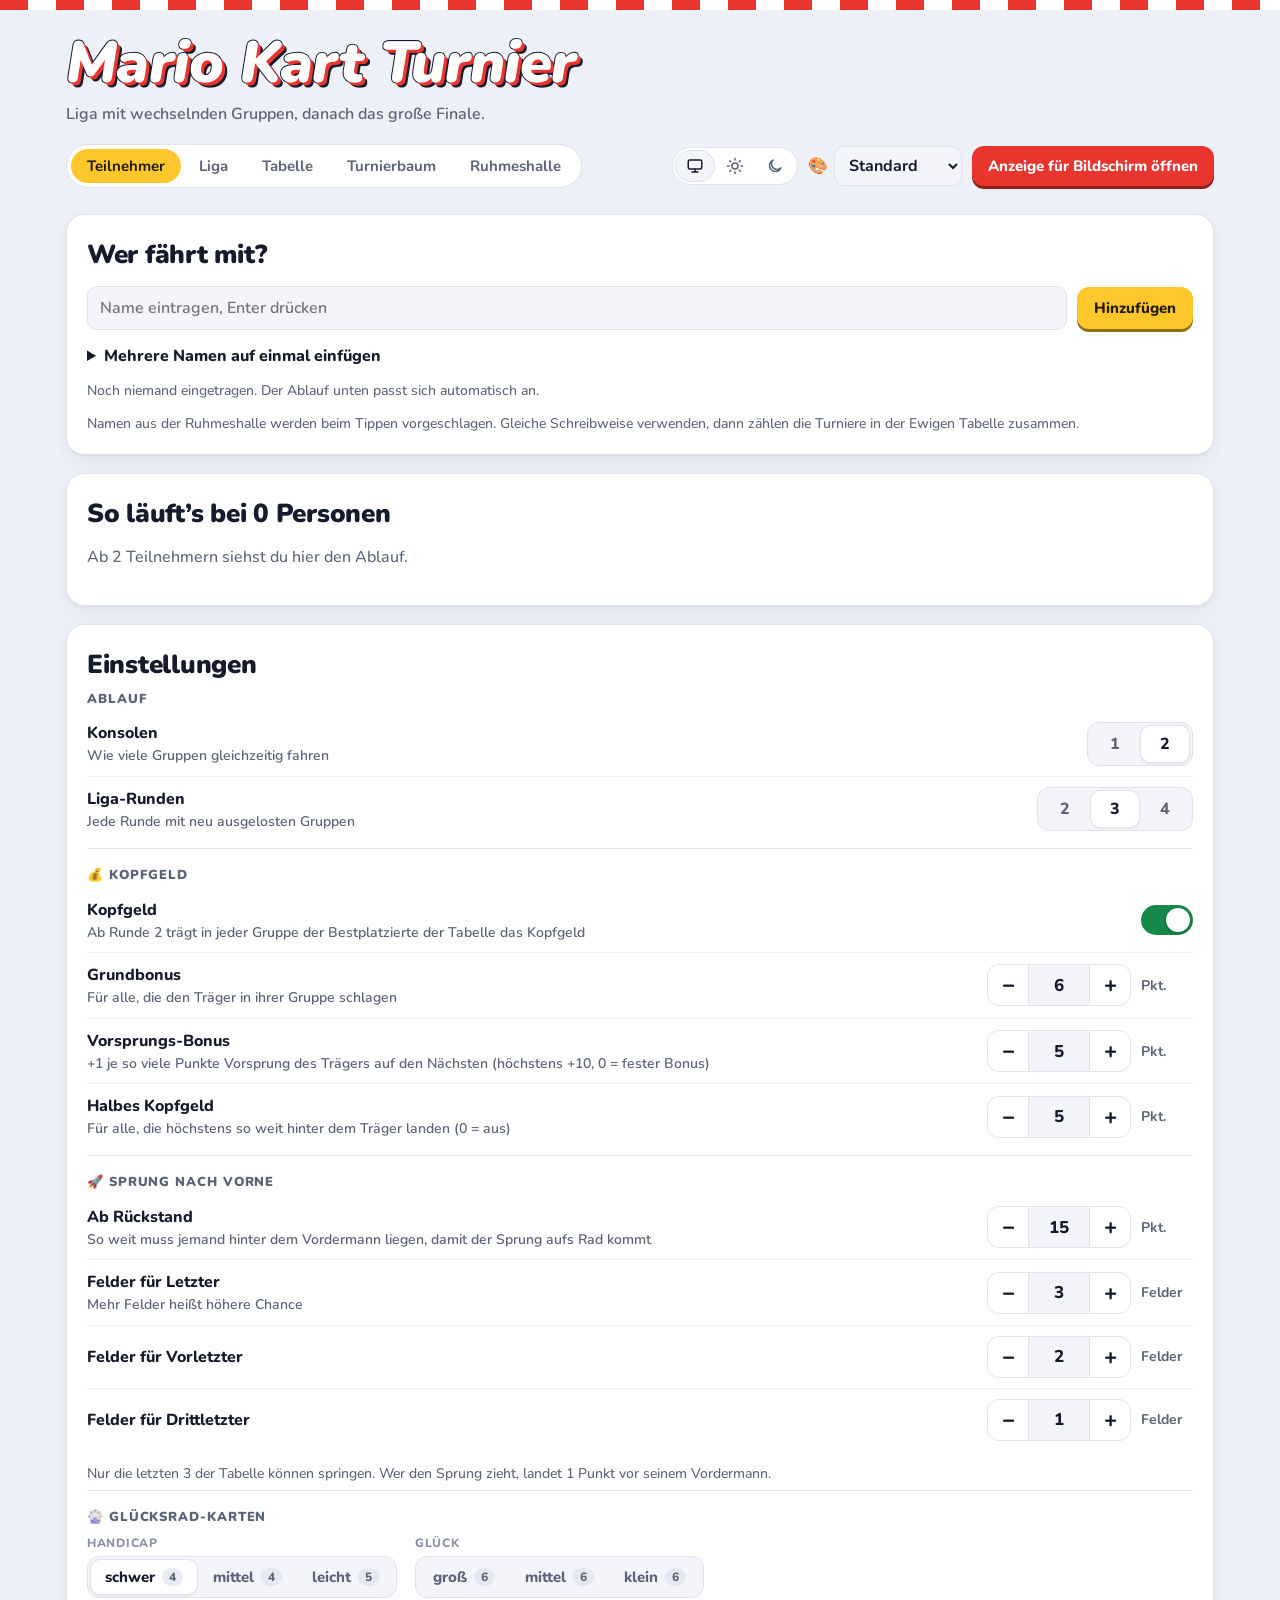
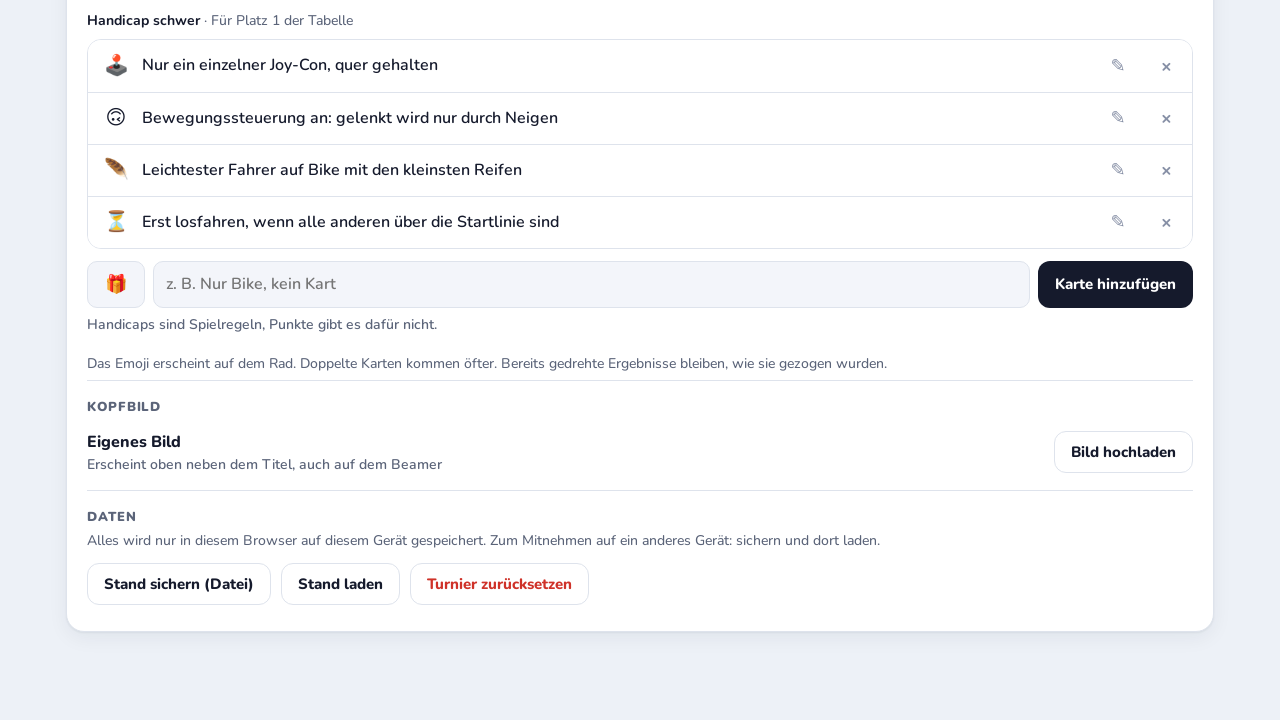
<file: index.html>
<!DOCTYPE html>
<html lang="de">
<head>
<meta charset="utf-8">
<meta name="robots" content="noindex,nofollow">
<meta name="viewport" content="width=device-width, initial-scale=1">
<title>Mario Kart Turnier</title>
<noscript><meta http-equiv="refresh" content="0; url=mario-kart-turnier.html"></noscript>
<script>
// Zuletzt gewähltes Design öffnen (wird in der App gespeichert), sonst Standard
var f={standard:'mario-kart-turnier.html',bayern:'mario-kart-turnier-bayern.html',sunset:'mario-kart-turnier-sunset.html',itdlz:'mario-kart-turnier-itdlz.html'},d='standard';
try{d=localStorage.getItem('mk-design')||d;}catch(e){}
location.replace((f[d]||f.standard)+location.hash);
</script>
<style>body{font:16px/1.5 system-ui,sans-serif;margin:40px 16px;background:#BFE9FF;color:#1B1D29}a{color:#1E7FD8;font-weight:700}</style>
</head>
<body>
<p>Weiter zum <a href="mario-kart-turnier.html">Mario Kart Turnier</a>.</p>
<p>Andere Designs: <a href="mario-kart-turnier-bayern.html">Bayern</a> · <a href="mario-kart-turnier-sunset.html">Sunset</a> · <a href="mario-kart-turnier-itdlz.html">IT-DLZ Cup</a></p>
</body>
</html>
</file>
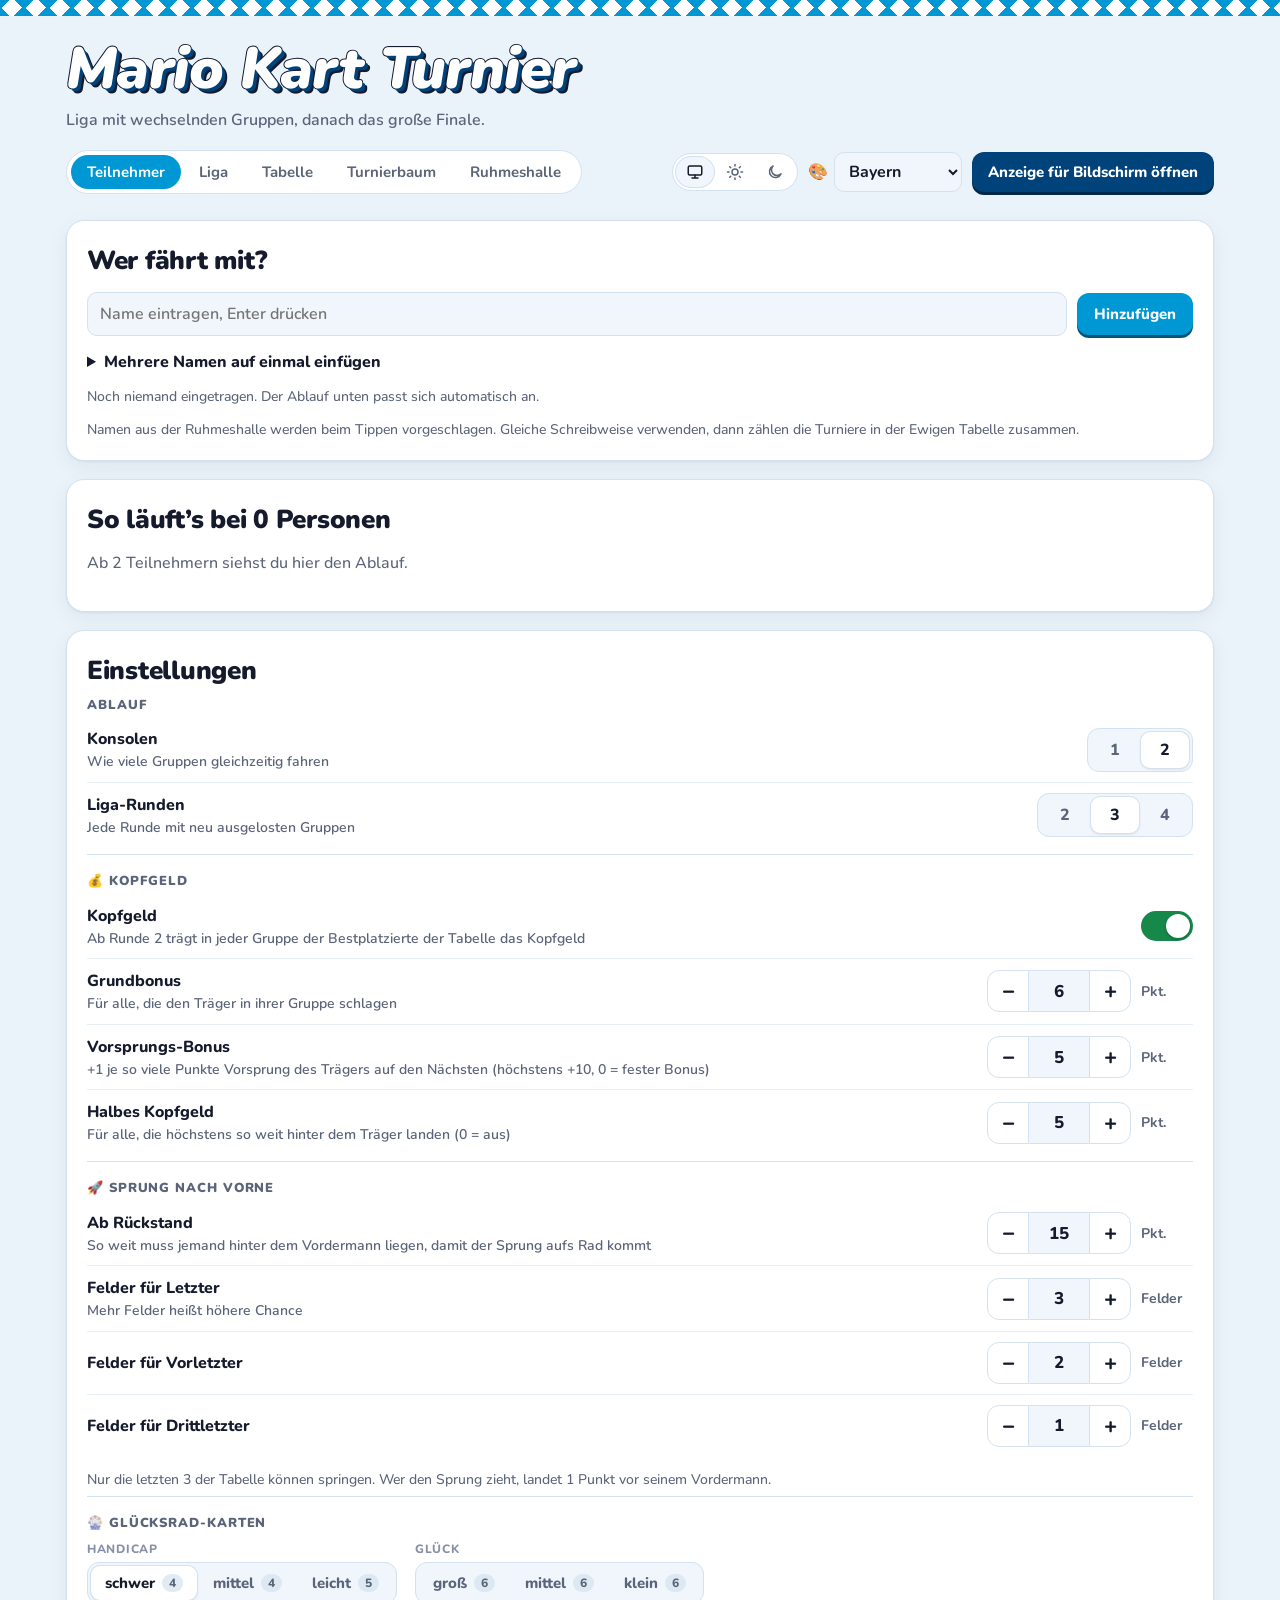
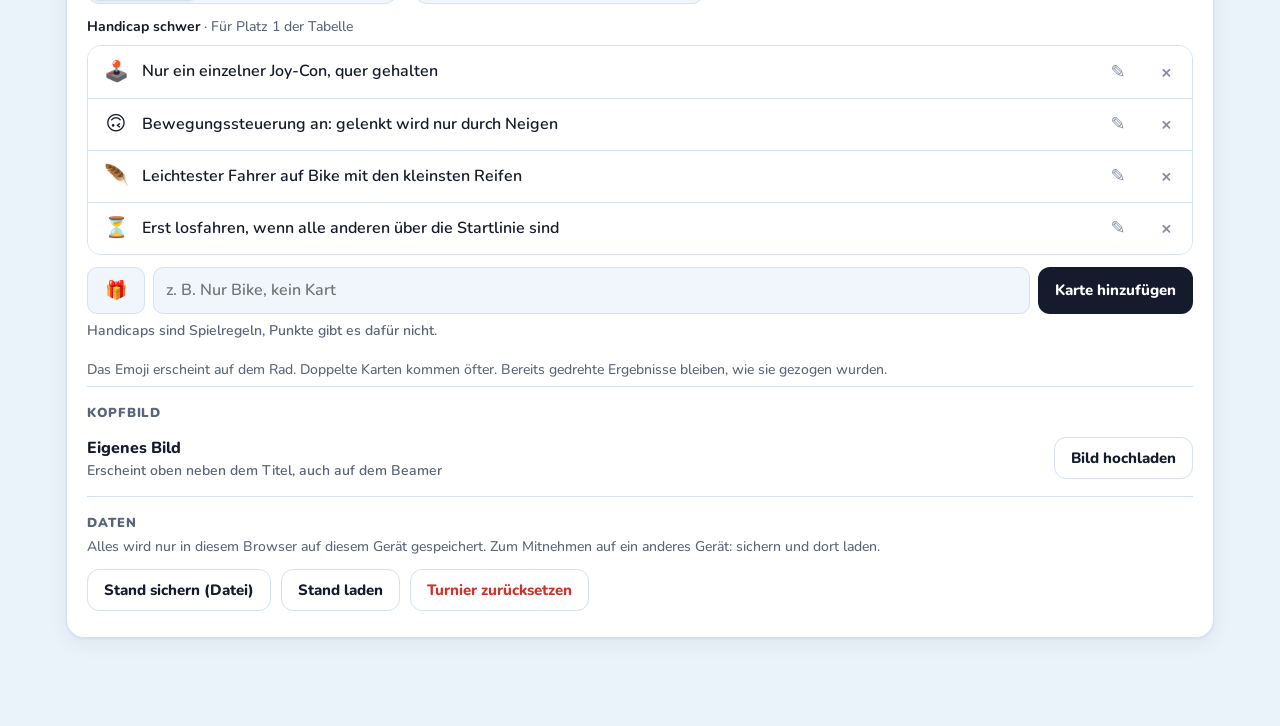
<file: mario-kart-turnier-bayern.html>
<!DOCTYPE html>
<html lang="de" data-design="bayern">
<head>
<meta charset="utf-8">
<meta name="robots" content="noindex,nofollow">
<meta name="viewport" content="width=device-width, initial-scale=1, viewport-fit=cover">
<title>Mario Kart Turnier – Bayern</title>
<script>try{var t=localStorage.getItem('mk-theme');if(t==='light'||t==='dark')document.documentElement.setAttribute('data-theme',t);}catch(e){}</script>
<link rel="stylesheet" href="app.css">
<link rel="stylesheet" href="theme-bayern.css">
</head>
<body>
<div class="curb" aria-hidden="true"></div>
<div class="wrap">
  <header class="top edit-only">
    <div class="brand" id="brandEdit"><h1 class="logo">Mario Kart Turnier</h1></div>
    <p class="sub" id="sub"></p>
    <nav aria-label="Bereiche">
      <div class="tabs" role="tablist">
        <button role="tab" data-tab="teilnehmer">Teilnehmer</button>
        <button role="tab" data-tab="liga">Liga</button>
        <button role="tab" data-tab="tabelle">Tabelle</button>
        <button role="tab" data-tab="finale">Turnierbaum</button>
        <button role="tab" data-tab="ruhm">Ruhmeshalle</button>
      </div>
      <span class="spacer"></span>
      <div class="seg themesel" id="themeSel" role="radiogroup" aria-label="Hell oder dunkel"></div>
      <label class="design" title="Design wechseln">🎨 <select id="designSel" aria-label="Design"></select></label>
      <button class="show" id="openDisplay">Anzeige für Bildschirm öffnen</button>
    </nav>
  </header>
  <main>
    <section id="teilnehmer" class="edit-only"></section>
    <section id="liga" class="edit-only"></section>
    <section id="tabelle" class="edit-only"></section>
    <section id="finale" class="edit-only"></section>
    <section id="ruhm" class="edit-only"></section>
    <section id="anzeige"></section>
  </main>
</div>
<div id="fx" role="status" aria-live="assertive"><div class="fxbox"><div class="biglights"><i></i><i></i><i></i></div><div class="fxtext" id="fxText"></div><div class="fxsub" id="fxSub"></div></div></div>
<canvas id="confetti" aria-hidden="true"></canvas>
<div id="wheelfx" role="status" aria-live="polite"></div>
<div class="flags" id="flags" aria-hidden="true"><div class="flag"></div><div class="flag"></div></div>

<script src="app.js"></script>
</body>
</html>
</file>
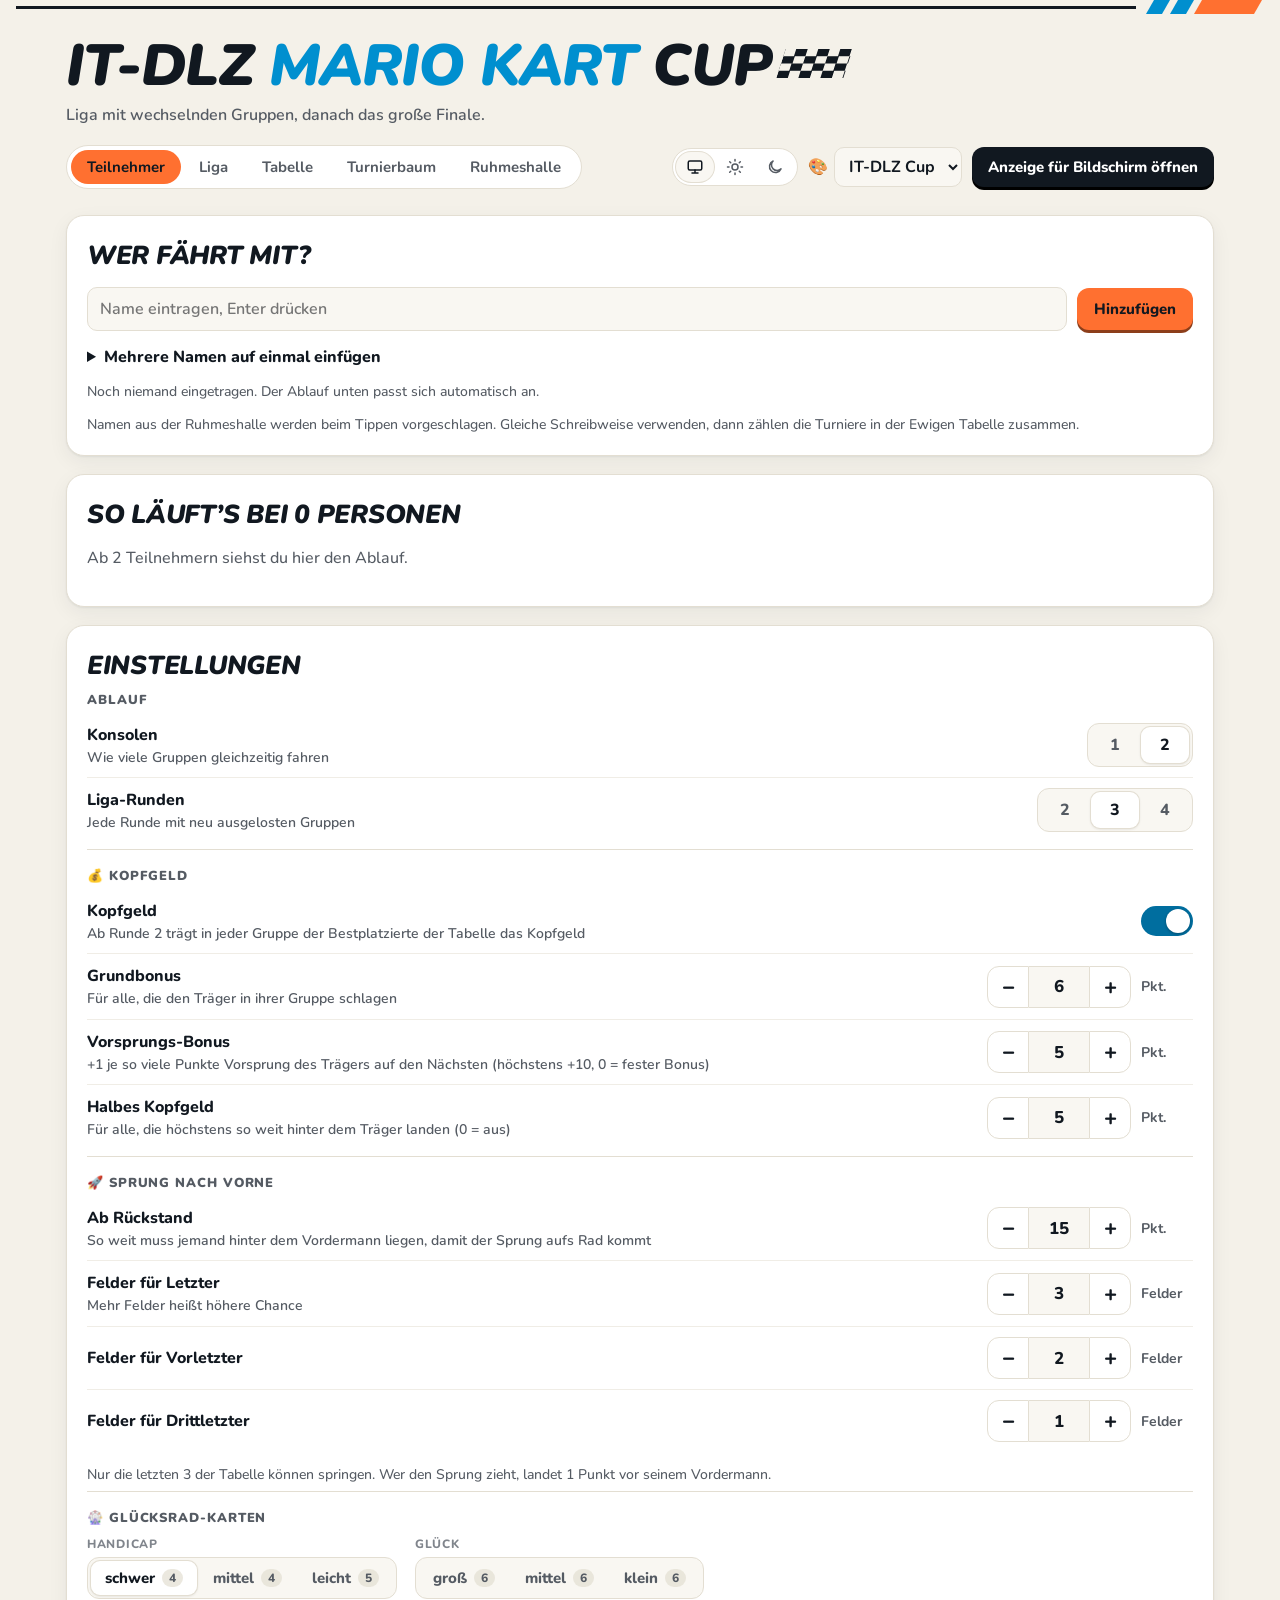
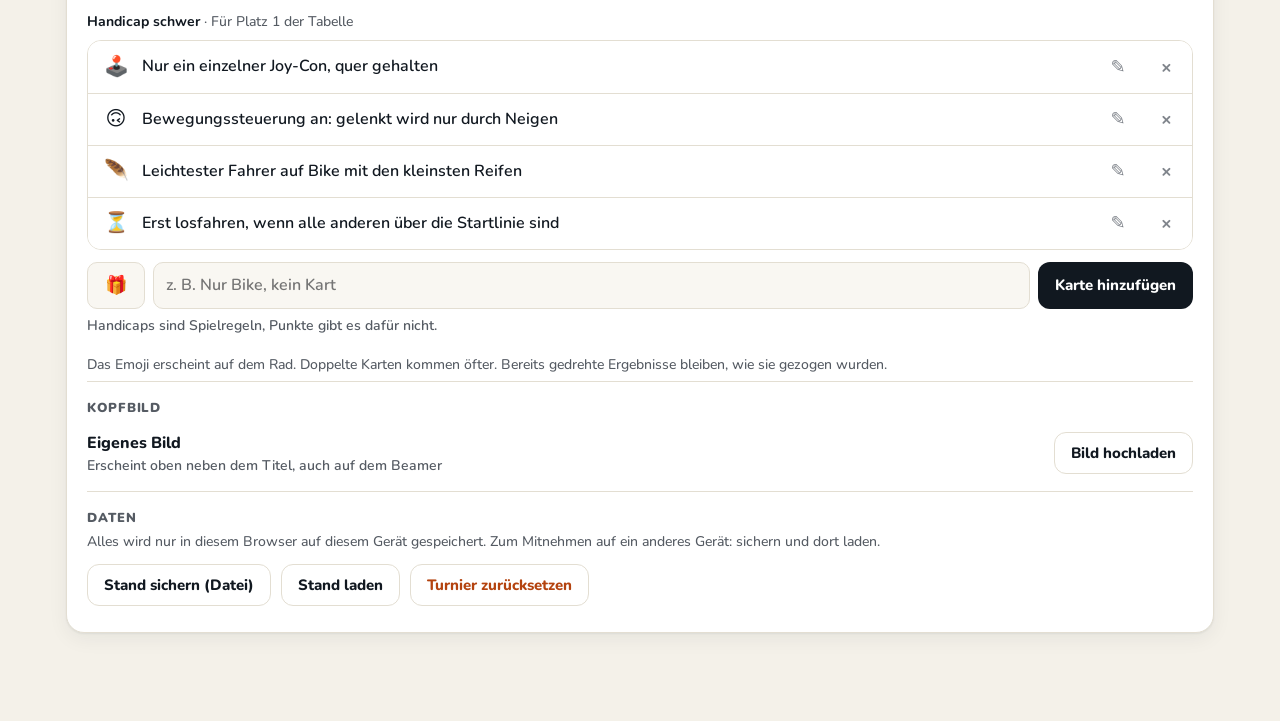
<file: mario-kart-turnier-itdlz.html>
<!DOCTYPE html>
<html lang="de" data-design="itdlz">
<head>
<meta charset="utf-8">
<meta name="robots" content="noindex,nofollow">
<meta name="viewport" content="width=device-width, initial-scale=1, viewport-fit=cover">
<title>IT-DLZ Mario Kart Cup</title>
<script>try{var t=localStorage.getItem('mk-theme');if(t==='light'||t==='dark')document.documentElement.setAttribute('data-theme',t);}catch(e){}</script>
<link rel="stylesheet" href="app.css">
<link rel="stylesheet" href="theme-itdlz.css">
</head>
<body>
<div class="curb" aria-hidden="true"></div>
<div class="wrap">
  <header class="top edit-only">
    <div class="brand" id="brandEdit"><h1 class="logo">Mario Kart Turnier</h1></div>
    <p class="sub" id="sub"></p>
    <nav aria-label="Bereiche">
      <div class="tabs" role="tablist">
        <button role="tab" data-tab="teilnehmer">Teilnehmer</button>
        <button role="tab" data-tab="liga">Liga</button>
        <button role="tab" data-tab="tabelle">Tabelle</button>
        <button role="tab" data-tab="finale">Turnierbaum</button>
        <button role="tab" data-tab="ruhm">Ruhmeshalle</button>
      </div>
      <span class="spacer"></span>
      <div class="seg themesel" id="themeSel" role="radiogroup" aria-label="Hell oder dunkel"></div>
      <label class="design" title="Design wechseln">🎨 <select id="designSel" aria-label="Design"></select></label>
      <button class="show" id="openDisplay">Anzeige für Bildschirm öffnen</button>
    </nav>
  </header>
  <main>
    <section id="teilnehmer" class="edit-only"></section>
    <section id="liga" class="edit-only"></section>
    <section id="tabelle" class="edit-only"></section>
    <section id="finale" class="edit-only"></section>
    <section id="ruhm" class="edit-only"></section>
    <section id="anzeige"></section>
  </main>
</div>
<div id="fx" role="status" aria-live="assertive"><div class="fxbox"><div class="biglights"><i></i><i></i><i></i></div><div class="fxtext" id="fxText"></div><div class="fxsub" id="fxSub"></div></div></div>
<canvas id="confetti" aria-hidden="true"></canvas>
<div id="wheelfx" role="status" aria-live="polite"></div>
<div class="flags" id="flags" aria-hidden="true"><div class="flag"></div><div class="flag"></div></div>

<script src="app.js"></script>
</body>
</html>
</file>
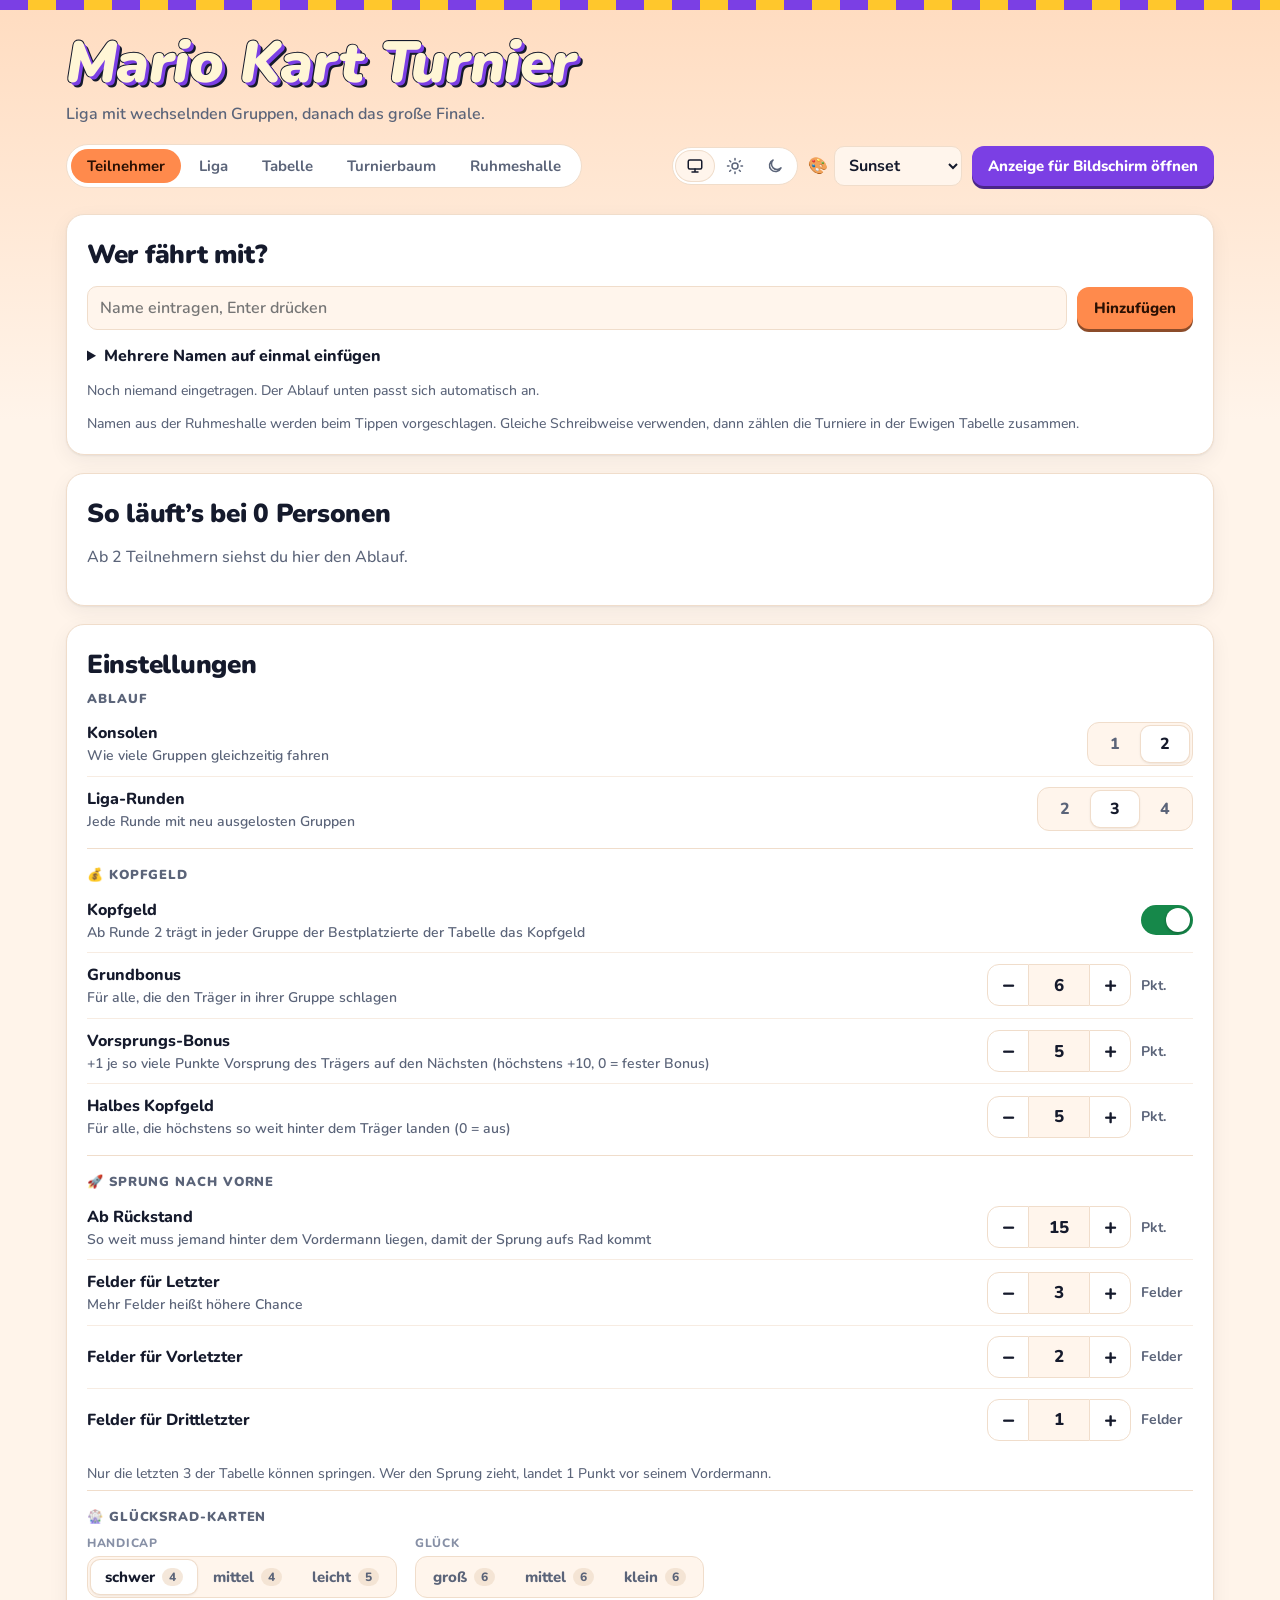
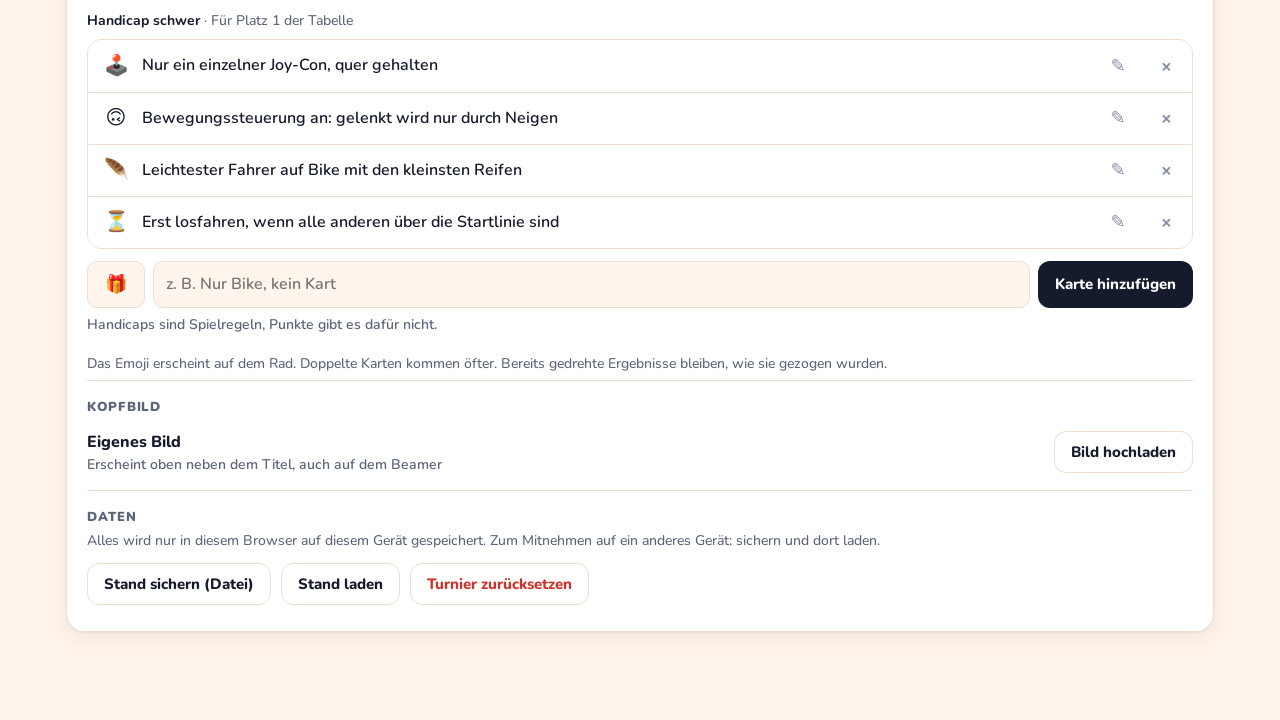
<file: mario-kart-turnier-sunset.html>
<!DOCTYPE html>
<html lang="de" data-design="sunset">
<head>
<meta charset="utf-8">
<meta name="robots" content="noindex,nofollow">
<meta name="viewport" content="width=device-width, initial-scale=1, viewport-fit=cover">
<title>Mario Kart Turnier – Sonnenuntergang</title>
<script>try{var t=localStorage.getItem('mk-theme');if(t==='light'||t==='dark')document.documentElement.setAttribute('data-theme',t);}catch(e){}</script>
<link rel="stylesheet" href="app.css">
<link rel="stylesheet" href="theme-sunset.css">
</head>
<body>
<div class="curb" aria-hidden="true"></div>
<div class="wrap">
  <header class="top edit-only">
    <div class="brand" id="brandEdit"><h1 class="logo">Mario Kart Turnier</h1></div>
    <p class="sub" id="sub"></p>
    <nav aria-label="Bereiche">
      <div class="tabs" role="tablist">
        <button role="tab" data-tab="teilnehmer">Teilnehmer</button>
        <button role="tab" data-tab="liga">Liga</button>
        <button role="tab" data-tab="tabelle">Tabelle</button>
        <button role="tab" data-tab="finale">Turnierbaum</button>
        <button role="tab" data-tab="ruhm">Ruhmeshalle</button>
      </div>
      <span class="spacer"></span>
      <div class="seg themesel" id="themeSel" role="radiogroup" aria-label="Hell oder dunkel"></div>
      <label class="design" title="Design wechseln">🎨 <select id="designSel" aria-label="Design"></select></label>
      <button class="show" id="openDisplay">Anzeige für Bildschirm öffnen</button>
    </nav>
  </header>
  <main>
    <section id="teilnehmer" class="edit-only"></section>
    <section id="liga" class="edit-only"></section>
    <section id="tabelle" class="edit-only"></section>
    <section id="finale" class="edit-only"></section>
    <section id="ruhm" class="edit-only"></section>
    <section id="anzeige"></section>
  </main>
</div>
<div id="fx" role="status" aria-live="assertive"><div class="fxbox"><div class="biglights"><i></i><i></i><i></i></div><div class="fxtext" id="fxText"></div><div class="fxsub" id="fxSub"></div></div></div>
<canvas id="confetti" aria-hidden="true"></canvas>
<div id="wheelfx" role="status" aria-live="polite"></div>
<div class="flags" id="flags" aria-hidden="true"><div class="flag"></div><div class="flag"></div></div>

<script src="app.js"></script>
</body>
</html>
</file>
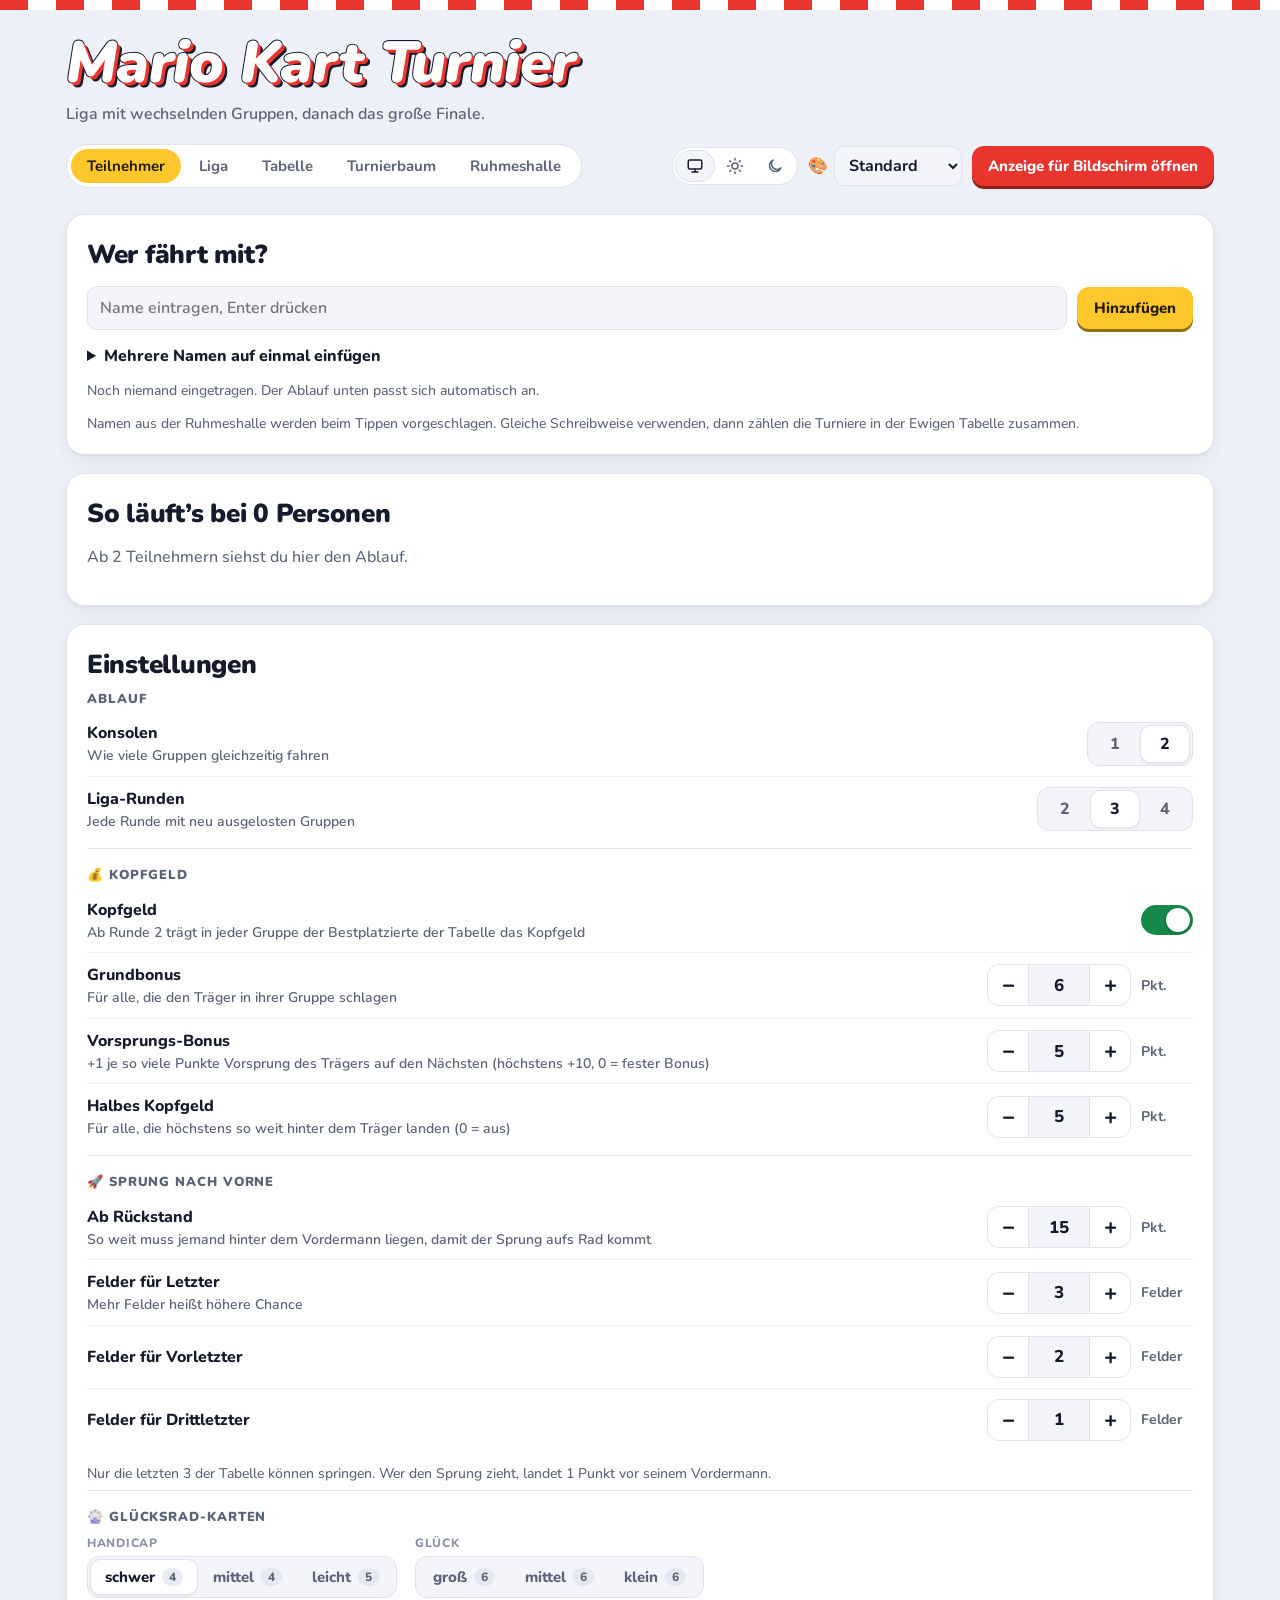
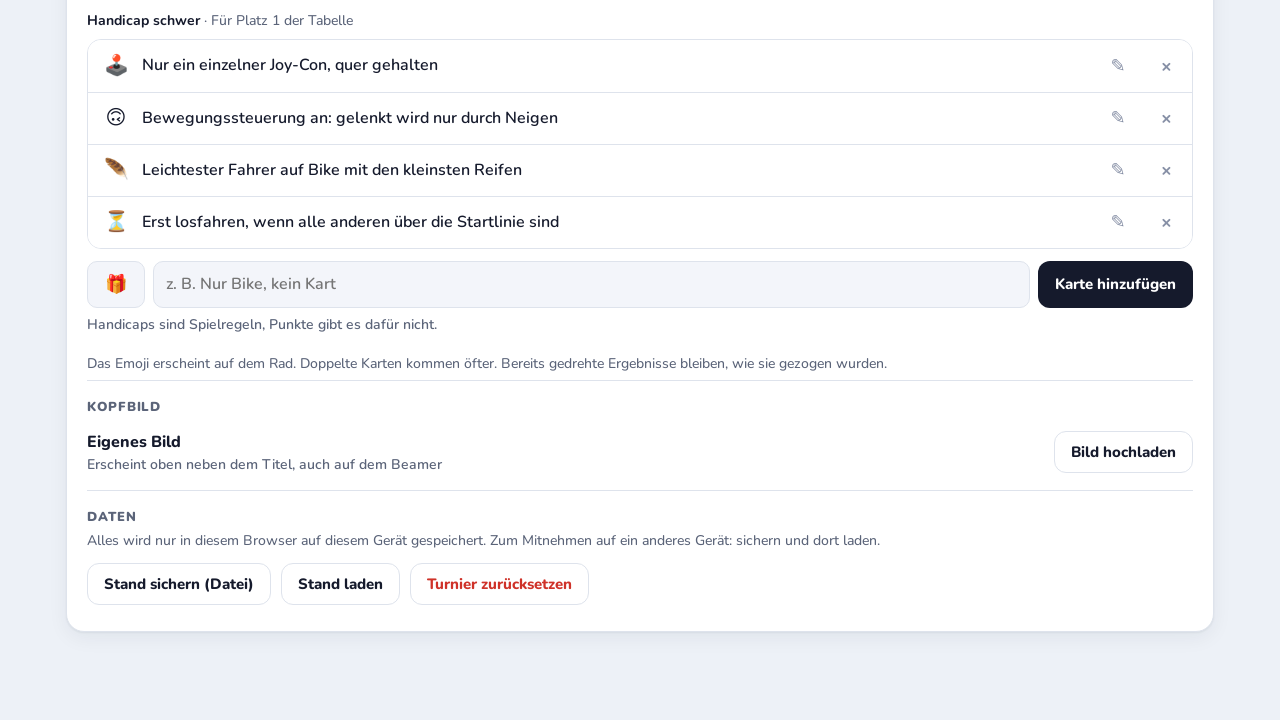
<file: mario-kart-turnier.html>
<!DOCTYPE html>
<html lang="de" data-design="standard">
<head>
<meta charset="utf-8">
<meta name="robots" content="noindex,nofollow">
<meta name="viewport" content="width=device-width, initial-scale=1, viewport-fit=cover">
<title>Mario Kart Turnier</title>
<script>try{var t=localStorage.getItem('mk-theme');if(t==='light'||t==='dark')document.documentElement.setAttribute('data-theme',t);}catch(e){}</script>
<link rel="stylesheet" href="app.css">
</head>
<body>
<div class="curb" aria-hidden="true"></div>
<div class="wrap">
  <header class="top edit-only">
    <div class="brand" id="brandEdit"><h1 class="logo">Mario Kart Turnier</h1></div>
    <p class="sub" id="sub"></p>
    <nav aria-label="Bereiche">
      <div class="tabs" role="tablist">
        <button role="tab" data-tab="teilnehmer">Teilnehmer</button>
        <button role="tab" data-tab="liga">Liga</button>
        <button role="tab" data-tab="tabelle">Tabelle</button>
        <button role="tab" data-tab="finale">Turnierbaum</button>
        <button role="tab" data-tab="ruhm">Ruhmeshalle</button>
      </div>
      <span class="spacer"></span>
      <div class="seg themesel" id="themeSel" role="radiogroup" aria-label="Hell oder dunkel"></div>
      <label class="design" title="Design wechseln">🎨 <select id="designSel" aria-label="Design"></select></label>
      <button class="show" id="openDisplay">Anzeige für Bildschirm öffnen</button>
    </nav>
  </header>
  <main>
    <section id="teilnehmer" class="edit-only"></section>
    <section id="liga" class="edit-only"></section>
    <section id="tabelle" class="edit-only"></section>
    <section id="finale" class="edit-only"></section>
    <section id="ruhm" class="edit-only"></section>
    <section id="anzeige"></section>
  </main>
</div>
<div id="fx" role="status" aria-live="assertive"><div class="fxbox"><div class="biglights"><i></i><i></i><i></i></div><div class="fxtext" id="fxText"></div><div class="fxsub" id="fxSub"></div></div></div>
<canvas id="confetti" aria-hidden="true"></canvas>
<div id="wheelfx" role="status" aria-live="polite"></div>
<div class="flags" id="flags" aria-hidden="true"><div class="flag"></div><div class="flag"></div></div>

<script src="app.js"></script>
</body>
</html>
</file>
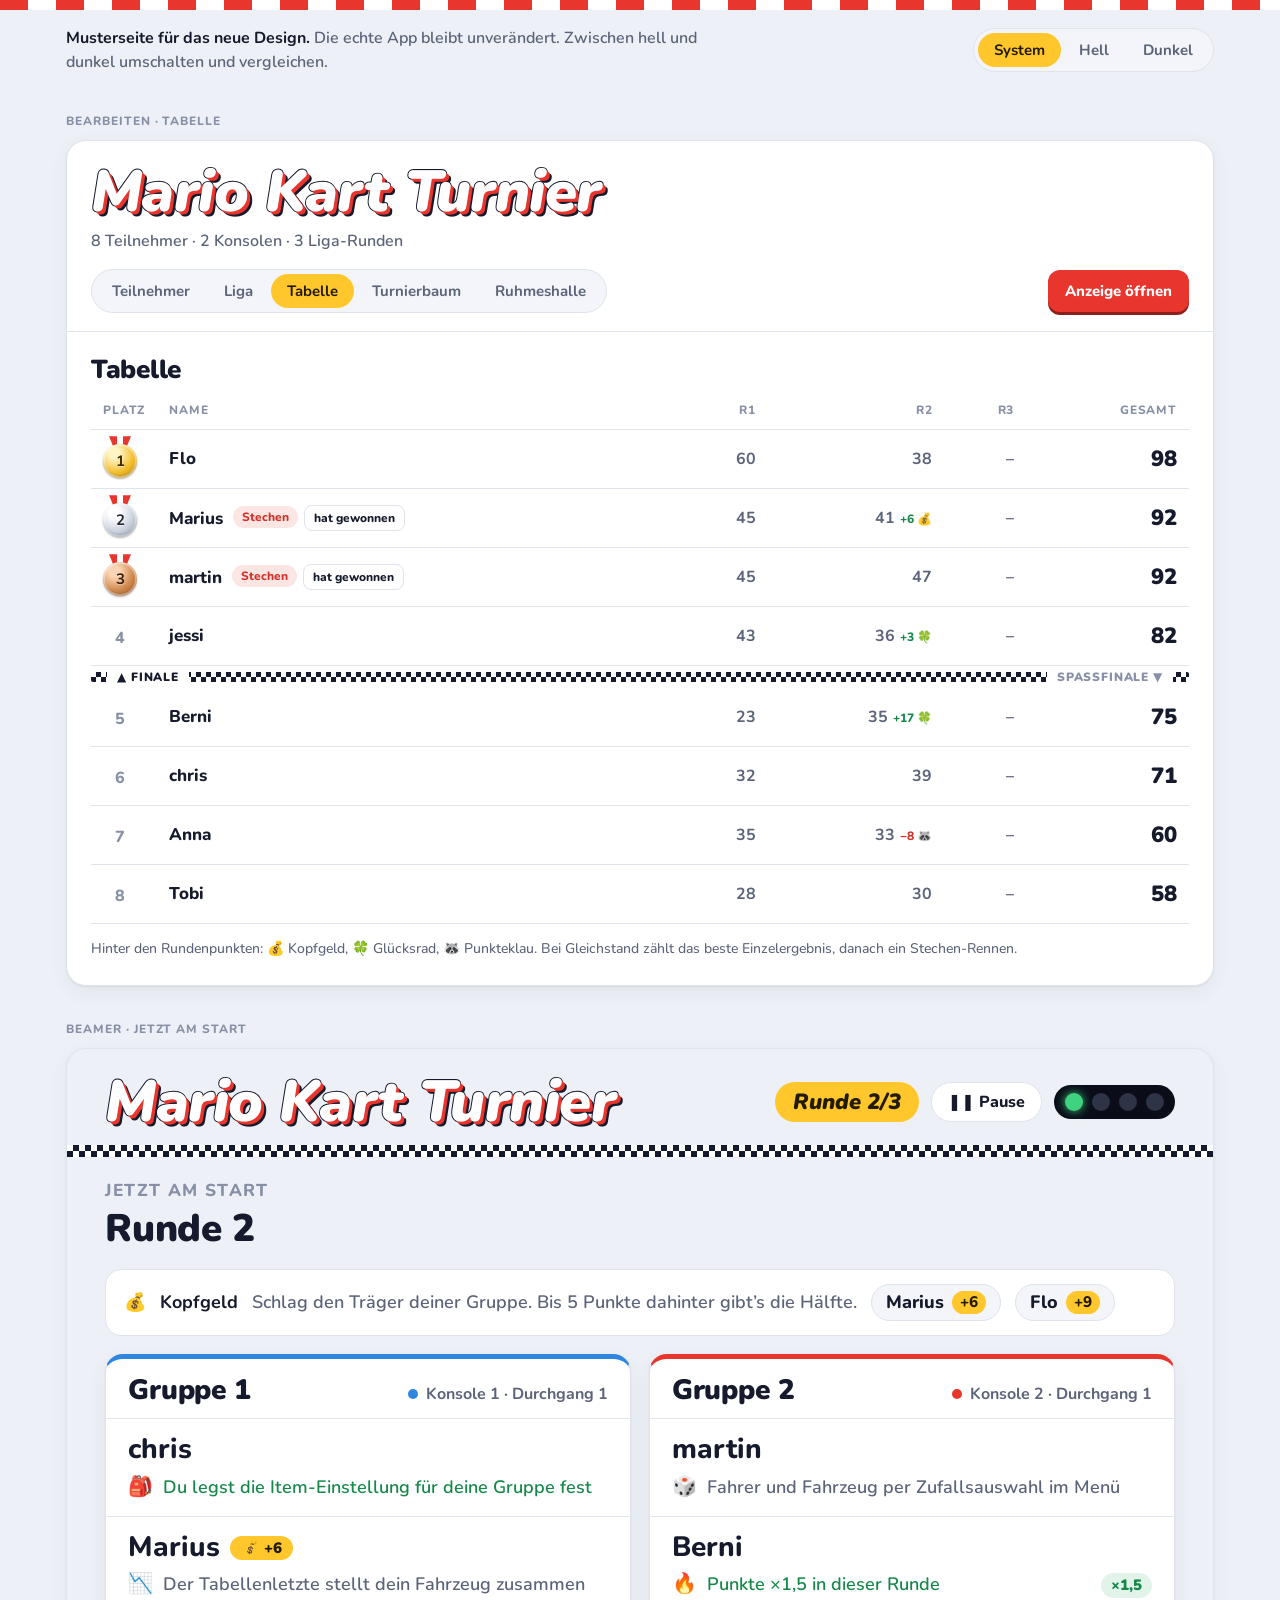
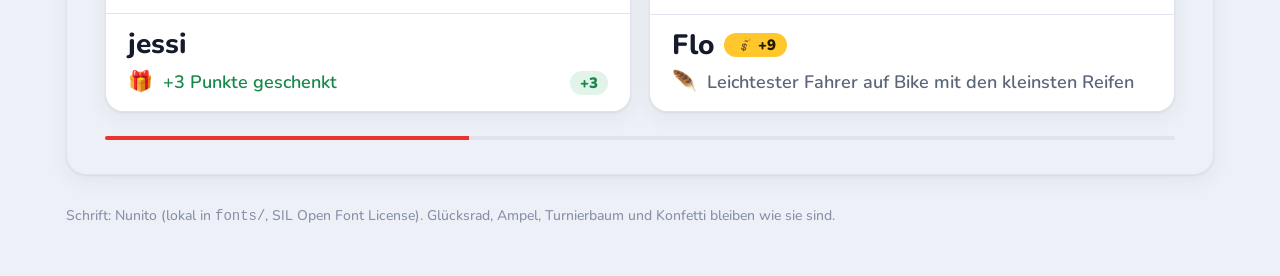
<file: muster.html>
<!DOCTYPE html>
<html lang="de">
<head>
<meta charset="utf-8">
<meta name="robots" content="noindex,nofollow">
<meta name="viewport" content="width=device-width, initial-scale=1, viewport-fit=cover">
<title>Musterseite Design</title>
<style>
/* Musterseite für das neue Design. Steht für sich, nutzt keine App-Daten. */
@font-face{font-family:"Nunito";src:url(fonts/nunito.woff2) format("woff2");font-weight:200 1000;font-style:normal;font-display:swap}
@font-face{font-family:"Nunito";src:url(fonts/nunito-italic.woff2) format("woff2");font-weight:200 1000;font-style:italic;font-display:swap}

:root{
  --font:"Nunito",system-ui,-apple-system,"Segoe UI",Roboto,Arial,sans-serif;
  --bg:#EDF1F7; --surface:#FFFFFF; --surface-2:#F3F5FA; --line:#DEE3EC;
  --ink:#151A2C; --muted:#5B6479; --faint:#8790A6; --edge:#151A2C;
  --accent:#FFC72C; --on-accent:#221A02;
  --good:#16884A; --good-bg:#E2F4E9; --bad:#CF3229; --bad-bg:#FBE6E4;
  --curb:#E8352E; --k1:#2F86E0; --k2:#E8352E;
  --shadow:0 1px 2px rgba(21,26,44,.06),0 6px 20px rgba(21,26,44,.06);
  color-scheme:light;
}
@media (prefers-color-scheme:dark){:root:not([data-theme="light"]){
  --bg:#0C1121; --surface:#151B30; --surface-2:#1C2440; --line:#273050;
  --ink:#EEF1F8; --muted:#A1AAC3; --faint:#6F7997; --edge:#070A14;
  --good:#45D488; --good-bg:rgba(69,212,136,.13); --bad:#FF6B61; --bad-bg:rgba(255,107,97,.13);
  --k1:#58A8F5; --k2:#FF5E57;
  --shadow:0 10px 30px rgba(0,0,0,.28);
  color-scheme:dark;}}
:root[data-theme="dark"]{
  --bg:#0C1121; --surface:#151B30; --surface-2:#1C2440; --line:#273050;
  --ink:#EEF1F8; --muted:#A1AAC3; --faint:#6F7997; --edge:#070A14;
  --good:#45D488; --good-bg:rgba(69,212,136,.13); --bad:#FF6B61; --bad-bg:rgba(255,107,97,.13);
  --k1:#58A8F5; --k2:#FF5E57;
  --shadow:0 10px 30px rgba(0,0,0,.28);
  color-scheme:dark;}

*,*::before,*::after{box-sizing:border-box}
html{background:var(--bg)}
body{margin:0;background:var(--bg);color:var(--ink);font:500 16px/1.5 var(--font);-webkit-font-smoothing:antialiased}
.curb{height:10px;background:repeating-linear-gradient(90deg,var(--curb) 0 28px,#fff 28px 56px)}
.wrap{max-width:1180px;margin:0 auto;padding:0 16px}
:focus-visible{outline:3px solid var(--accent);outline-offset:2px}

/* Leiste der Musterseite */
.mbar{display:flex;flex-wrap:wrap;align-items:center;justify-content:space-between;gap:12px;padding:16px 0 4px}
.mbar p{margin:0;color:var(--muted);font-weight:600;max-width:640px}
.mbar b{color:var(--ink)}
.seg{display:inline-flex;gap:2px;padding:4px;background:var(--surface-2);border:1px solid var(--line);border-radius:999px}
.seg{max-width:100%;overflow-x:auto;scrollbar-width:none}
.seg button{font:700 15px var(--font);color:var(--muted);background:transparent;border:0;border-radius:999px;padding:7px 16px;cursor:pointer;white-space:nowrap;flex:none}
.seg button:hover{color:var(--ink)}
.seg button[aria-pressed="true"],.seg button[aria-selected="true"]{background:var(--accent);color:var(--on-accent)}
.lbl{display:block;margin:34px 0 10px;font-size:12px;font-weight:800;letter-spacing:.08em;text-transform:uppercase;color:var(--faint)}

/* Logo: bleibt der eine laute Schriftzug */
.logo{font:italic 900 clamp(34px,6vw,58px)/1 var(--font);letter-spacing:-.01em;margin:0;color:#fff;
  -webkit-text-stroke:2px var(--edge);paint-order:stroke fill;text-shadow:3px 3px 0 var(--curb),5px 5px 0 var(--edge)}

/* Bearbeiten-Ansicht */
.app{background:var(--surface);border:1px solid var(--line);border-radius:20px;box-shadow:var(--shadow);overflow:hidden}
.apphead{padding:22px 24px 18px;border-bottom:1px solid var(--line)}
.apphead .sub{margin:8px 0 16px;color:var(--muted);font-weight:600}
.navrow{display:flex;flex-wrap:wrap;gap:10px;align-items:center}
.navrow .spacer{flex:1}
.btn{font:800 15px var(--font);border:0;border-radius:12px;padding:10px 16px;cursor:pointer;background:var(--surface-2);color:var(--ink);border:1px solid var(--line)}
.btn.primary{background:var(--curb);color:#fff;border-color:transparent;box-shadow:0 3px 0 color-mix(in srgb,var(--curb) 60%,#000)}
.appbody{padding:22px 24px 26px}
h2{font:900 26px/1.2 var(--font);margin:0 0 16px;letter-spacing:-.01em}

/* Tabelle */
.scroll{overflow-x:auto;margin:0 -8px;padding:0 8px}
table{width:100%;border-collapse:collapse;min-width:520px}
th{font-size:12px;font-weight:800;letter-spacing:.07em;text-transform:uppercase;color:var(--faint);text-align:left;padding:0 12px 10px;border-bottom:1px solid var(--line)}
td{padding:10px 12px;border-bottom:1px solid var(--line);vertical-align:middle}
tbody tr:not(.cut):hover td{background:var(--surface-2)}
th.num,td.num{text-align:right;font-variant-numeric:tabular-nums}
td.place{width:64px;padding-top:14px}
td.name{font-weight:800;font-size:17px}
td.r{color:var(--muted);font-weight:700}
td.total{font-weight:900;font-size:22px;letter-spacing:-.01em}
.bx{font-size:12px;font-weight:800;color:var(--good);margin-left:5px;white-space:nowrap}
.bx.minus{color:var(--bad)}
.tag{display:inline-block;font-size:12px;font-weight:800;line-height:1;padding:5px 9px;border-radius:999px;margin-left:10px;vertical-align:3px}
.tag.bad{color:var(--bad);background:var(--bad-bg)}
.tag.good{color:var(--good);background:var(--good-bg)}
.mini{font:800 12px var(--font);margin-left:6px;padding:4px 9px;border-radius:8px;border:1px solid var(--line);background:var(--surface);color:var(--ink);cursor:pointer;vertical-align:2px}
.legend{margin:14px 0 0;color:var(--muted);font-size:14px}

/* Medaillen: Metallscheibe mit Band. Ab Platz 4 nur die Zahl. */
.medal{--m1:#FFF4C4;--m2:#F2BD2C;--m3:#B07B08;--rb:var(--curb);
  position:relative;isolation:isolate;display:inline-grid;place-items:center;width:34px;height:34px;
  font:900 15px/1 var(--font);color:#3A2A00;font-variant-numeric:tabular-nums}
.medal::before{content:"";position:absolute;z-index:0;left:50%;bottom:calc(100% - 6px);transform:translateX(-50%);width:22px;height:14px;
  background:linear-gradient(90deg,var(--rb) 0 36%,#fff 36% 64%,var(--rb) 64%);clip-path:polygon(0 0,100% 0,74% 100%,26% 100%)}
.medal::after{content:"";position:absolute;inset:0;z-index:1;border-radius:50%;
  background:radial-gradient(circle at 34% 28%,var(--m1) 0 16%,var(--m2) 58%,var(--m3) 100%);
  box-shadow:inset 0 0 0 2px rgba(255,255,255,.4),inset 0 -3px 0 rgba(0,0,0,.14),0 1px 2px rgba(0,0,0,.3)}
.medal b{position:relative;z-index:2;text-shadow:0 1px 0 rgba(255,255,255,.45)}
.medal.m2{--m1:#FFFFFF;--m2:#C9D0DC;--m3:#7F8A9E;color:#252B38}
.medal.m3{--m1:#FBD6B6;--m2:#CF864A;--m3:#8A4E20;color:#3B1D06}
.pn{display:inline-grid;place-items:center;width:34px;height:34px;font-weight:800;color:var(--faint);font-variant-numeric:tabular-nums}

/* Ziellinie zwischen Finale und Spaßfinale */
tr.cut td{padding:6px 0;border:0;background:none}
.finish{position:relative;height:10px;border-radius:2px;
  background:conic-gradient(var(--ink) 25%,var(--surface) 0 50%,var(--ink) 0 75%,var(--surface) 0) 0 0/10px 10px}
.finish span{position:absolute;top:50%;transform:translateY(-50%);background:var(--surface);padding:0 10px;font-size:12px;font-weight:900;letter-spacing:.07em;text-transform:uppercase;color:var(--ink)}
.finish .up{left:16px} .finish .down{right:16px;color:var(--faint)}

/* Beamer */
.beamer{background:var(--bg);border:1px solid var(--line);border-radius:20px;box-shadow:var(--shadow);padding:0 clamp(16px,3vw,40px) 34px;font-size:20px;overflow:hidden}
.dhead{display:flex;flex-wrap:wrap;align-items:center;justify-content:space-between;gap:16px;padding:24px 0 14px}
.dright{display:flex;align-items:center;gap:12px;white-space:nowrap}
.counter{font:italic 900 22px/1 var(--font);background:var(--accent);color:var(--on-accent);border-radius:999px;padding:9px 18px}
.dbtn{font:800 16px var(--font);background:var(--surface);color:var(--ink);border:1px solid var(--line);border-radius:999px;padding:8px 16px}
.lights{display:flex;gap:9px;background:#0A0D18;padding:8px 11px;border-radius:999px}
.lights i{width:18px;height:18px;border-radius:50%;background:#2E3346;display:block}
.lights i.on{background:#3FD27F;box-shadow:0 0 10px #3FD27F}
.checker{height:12px;margin:0 calc(-1 * clamp(16px,3vw,40px));background:conic-gradient(var(--edge) 25%,#fff 0 50%,var(--edge) 0 75%,#fff 0) 0 0/12px 12px}
.dtitle{font:900 clamp(28px,3vw,44px)/1.15 var(--font);letter-spacing:-.01em;margin:24px 0 18px}
.dtitle small{display:block;font-size:.45em;font-weight:800;letter-spacing:.08em;text-transform:uppercase;color:var(--faint);margin-bottom:6px}
.bline{display:flex;flex-wrap:wrap;align-items:center;gap:10px 14px;background:var(--surface);border:1px solid var(--line);border-radius:16px;padding:14px 18px;margin-bottom:18px;font-size:18px}
.bline .t{color:var(--muted);font-weight:600}
.chip{display:inline-flex;align-items:center;gap:8px;background:var(--surface-2);border:1px solid var(--line);border-radius:999px;padding:4px 14px;font-weight:800}
.chip em{font-style:normal;color:var(--on-accent);background:var(--accent);border-radius:999px;padding:0 8px;font-size:.85em}
.groups{display:grid;grid-template-columns:repeat(auto-fill,minmax(min(100%,380px),1fr));gap:18px}
.group{background:var(--surface);border:1px solid var(--line);border-top:5px solid var(--k1);border-radius:18px;box-shadow:var(--shadow);overflow:hidden}
.group.c2{border-top-color:var(--k2)}
.gh{display:flex;flex-wrap:wrap;align-items:baseline;justify-content:space-between;gap:12px;padding:16px 22px 12px;border-bottom:1px solid var(--line)}
.gh h3{margin:0;font:900 28px/1.1 var(--font);letter-spacing:-.01em}
.gh .meta{display:inline-flex;align-items:center;gap:8px;color:var(--muted);font-weight:700;font-size:16px;white-space:nowrap}
.gh .meta::before{content:"";width:10px;height:10px;border-radius:50%;background:var(--k1)}
.group.c2 .gh .meta::before{background:var(--k2)}
.prow{padding:14px 22px 16px}
.prow+.prow{border-top:1px solid var(--line)}
.pname{display:flex;align-items:center;gap:10px;font-size:28px;font-weight:800;line-height:1.2}
.carrier{font-size:15px;font-weight:900;background:var(--accent);color:var(--on-accent);border-radius:999px;padding:3px 11px}
.effect{display:flex;gap:10px;align-items:baseline;margin-top:6px;font-size:18px;font-weight:600;color:var(--muted);line-height:1.35}
.effect .em{flex:none;font-size:20px}
.effect.luck{color:var(--good)}
.effect .val{flex:none;margin-left:auto;font-size:15px;font-weight:900;background:var(--good-bg);color:var(--good);border-radius:999px;padding:2px 10px}
.progress{height:4px;background:var(--line);border-radius:999px;overflow:hidden;margin-top:24px}
.progress i{display:block;height:100%;width:34%;background:var(--curb)}
.foot{margin:30px 0 50px;color:var(--faint);font-size:14px}

@media (max-width:640px){
  .apphead,.appbody{padding-left:16px;padding-right:16px}
  .pname{font-size:23px}
  .gh h3{font-size:23px}
}
</style>
</head>
<body>
<div class="curb" aria-hidden="true"></div>
<div class="wrap">

  <div class="mbar">
    <p><b>Musterseite für das neue Design.</b> Die echte App bleibt unverändert. Zwischen hell und dunkel umschalten und vergleichen.</p>
    <div class="seg" role="group" aria-label="Hell oder dunkel">
      <button type="button" data-th="">System</button>
      <button type="button" data-th="light">Hell</button>
      <button type="button" data-th="dark">Dunkel</button>
    </div>
  </div>

  <span class="lbl">Bearbeiten · Tabelle</span>
  <div class="app">
    <div class="apphead">
      <h1 class="logo">Mario Kart Turnier</h1>
      <p class="sub">8 Teilnehmer · 2 Konsolen · 3 Liga-Runden</p>
      <div class="navrow">
        <div class="seg" role="tablist" aria-label="Bereiche">
          <button role="tab" aria-selected="false">Teilnehmer</button>
          <button role="tab" aria-selected="false">Liga</button>
          <button role="tab" aria-selected="true">Tabelle</button>
          <button role="tab" aria-selected="false">Turnierbaum</button>
          <button role="tab" aria-selected="false">Ruhmeshalle</button>
        </div>
        <span class="spacer"></span>
        <button class="btn primary" type="button">Anzeige öffnen</button>
      </div>
    </div>
    <div class="appbody">
      <h2>Tabelle</h2>
      <div class="scroll"><table>
        <thead><tr><th>Platz</th><th>Name</th><th class="num">R1</th><th class="num">R2</th><th class="num">R3</th><th class="num">Gesamt</th></tr></thead>
        <tbody>
          <tr><td class="place"><span class="medal"><b>1</b></span></td><td class="name">Flo</td><td class="num r">60</td><td class="num r">38</td><td class="num r">–</td><td class="num total">98</td></tr>
          <tr><td class="place"><span class="medal m2"><b>2</b></span></td><td class="name">Marius<span class="tag bad">Stechen</span><button class="mini" type="button">hat gewonnen</button></td><td class="num r">45</td><td class="num r">41<span class="bx">+6 💰</span></td><td class="num r">–</td><td class="num total">92</td></tr>
          <tr><td class="place"><span class="medal m3"><b>3</b></span></td><td class="name">martin<span class="tag bad">Stechen</span><button class="mini" type="button">hat gewonnen</button></td><td class="num r">45</td><td class="num r">47</td><td class="num r">–</td><td class="num total">92</td></tr>
          <tr><td class="place"><span class="pn">4</span></td><td class="name">jessi</td><td class="num r">43</td><td class="num r">36<span class="bx">+3 🍀</span></td><td class="num r">–</td><td class="num total">82</td></tr>
          <tr class="cut" aria-hidden="true"><td colspan="6"><div class="finish"><span class="up">▲ Finale</span><span class="down">Spaßfinale ▼</span></div></td></tr>
          <tr><td class="place"><span class="pn">5</span></td><td class="name">Berni</td><td class="num r">23</td><td class="num r">35<span class="bx">+17 🍀</span></td><td class="num r">–</td><td class="num total">75</td></tr>
          <tr><td class="place"><span class="pn">6</span></td><td class="name">chris</td><td class="num r">32</td><td class="num r">39</td><td class="num r">–</td><td class="num total">71</td></tr>
          <tr><td class="place"><span class="pn">7</span></td><td class="name">Anna</td><td class="num r">35</td><td class="num r">33<span class="bx minus">−8 🦝</span></td><td class="num r">–</td><td class="num total">60</td></tr>
          <tr><td class="place"><span class="pn">8</span></td><td class="name">Tobi</td><td class="num r">28</td><td class="num r">30</td><td class="num r">–</td><td class="num total">58</td></tr>
        </tbody>
      </table></div>
      <p class="legend">Hinter den Rundenpunkten: 💰 Kopfgeld, 🍀 Glücksrad, 🦝 Punkteklau. Bei Gleichstand zählt das beste Einzelergebnis, danach ein Stechen-Rennen.</p>
    </div>
  </div>

  <span class="lbl">Beamer · Jetzt am Start</span>
  <div class="beamer">
    <div class="dhead">
      <h1 class="logo">Mario Kart Turnier</h1>
      <div class="dright">
        <span class="counter">Runde 2/3</span>
        <span class="dbtn">❚❚ Pause</span>
        <div class="lights" aria-hidden="true"><i class="on"></i><i></i><i></i><i></i></div>
      </div>
    </div>
    <div class="checker" aria-hidden="true"></div>
    <h2 class="dtitle"><small>Jetzt am Start</small>Runde 2</h2>
    <div class="bline">💰 <b>Kopfgeld</b> <span class="t">Schlag den Träger deiner Gruppe. Bis 5 Punkte dahinter gibt’s die Hälfte.</span>
      <span class="chip">Marius <em>+6</em></span><span class="chip">Flo <em>+9</em></span></div>
    <div class="groups">
      <article class="group">
        <div class="gh"><h3>Gruppe 1</h3><span class="meta">Konsole 1 · Durchgang 1</span></div>
        <div class="prow"><div class="pname">chris</div>
          <div class="effect luck"><span class="em">🎒</span><span>Du legst die Item-Einstellung für deine Gruppe fest</span></div></div>
        <div class="prow"><div class="pname">Marius <span class="carrier">💰 +6</span></div>
          <div class="effect"><span class="em">📉</span><span>Der Tabellenletzte stellt dein Fahrzeug zusammen</span></div></div>
        <div class="prow"><div class="pname">jessi</div>
          <div class="effect luck"><span class="em">🎁</span><span>+3 Punkte geschenkt</span><span class="val">+3</span></div></div>
      </article>
      <article class="group c2">
        <div class="gh"><h3>Gruppe 2</h3><span class="meta">Konsole 2 · Durchgang 1</span></div>
        <div class="prow"><div class="pname">martin</div>
          <div class="effect"><span class="em">🎲</span><span>Fahrer und Fahrzeug per Zufallsauswahl im Menü</span></div></div>
        <div class="prow"><div class="pname">Berni</div>
          <div class="effect luck"><span class="em">🔥</span><span>Punkte ×1,5 in dieser Runde</span><span class="val">×1,5</span></div></div>
        <div class="prow"><div class="pname">Flo <span class="carrier">💰 +9</span></div>
          <div class="effect"><span class="em">🪶</span><span>Leichtester Fahrer auf Bike mit den kleinsten Reifen</span></div></div>
      </article>
    </div>
    <div class="progress" aria-hidden="true"><i></i></div>
  </div>

  <p class="foot">Schrift: Nunito (lokal in <code>fonts/</code>, SIL Open Font License). Glücksrad, Ampel, Turnierbaum und Konfetti bleiben wie sie sind.</p>
</div>
<script>
(function(){
  var root=document.documentElement,btns=document.querySelectorAll('[data-th]');
  function set(v){
    if(v)root.setAttribute('data-theme',v);else root.removeAttribute('data-theme');
    btns.forEach(function(b){b.setAttribute('aria-pressed',String(b.dataset.th===v));});
    try{localStorage.setItem('mk-muster-theme',v);}catch(e){}
  }
  var saved='';try{saved=localStorage.getItem('mk-muster-theme')||'';}catch(e){}
  btns.forEach(function(b){b.addEventListener('click',function(){set(b.dataset.th);});});
  set(saved);
})();
</script>
</body>
</html>
</file>
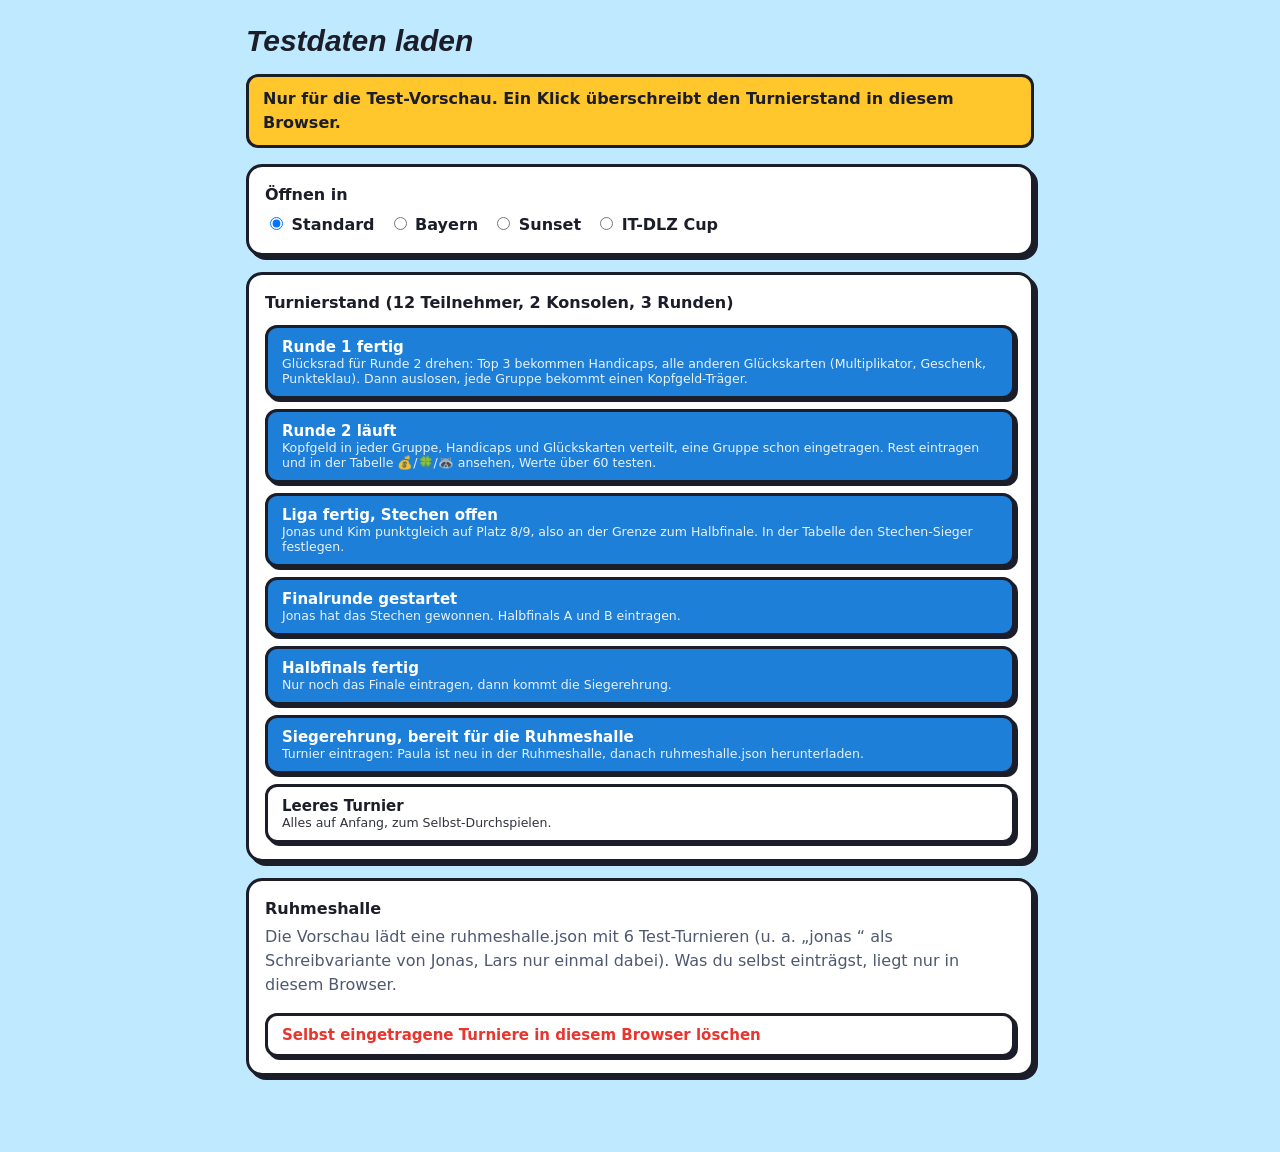
<file: testdaten.html>
<!DOCTYPE html>
<html lang="de">
<head>
<meta charset="utf-8">
<meta name="robots" content="noindex,nofollow">
<meta name="viewport" content="width=device-width, initial-scale=1">
<title>Testdaten laden</title>
<style>
:root{--bg:#BFE9FF;--panel:#fff;--ink:#1B1D29;--muted:#4F5870;--edge:#1B1D29;--blue:#1E7FD8;--red:#E8352E;--yellow:#FFC72C;color-scheme:light}
@media (prefers-color-scheme:dark){:root{--bg:#0E1430;--panel:#1E2546;--ink:#F2F4FA;--muted:#B4BCD6;--edge:#05070F;--blue:#4DA3F0;color-scheme:dark}}
*{box-sizing:border-box}
body{margin:0;background:var(--bg);color:var(--ink);font:16px/1.5 system-ui,-apple-system,"Segoe UI",Roboto,sans-serif}
.wrap{max-width:820px;margin:0 auto;padding:24px 16px 60px}
h1{font:italic 900 30px "Arial Black",Impact,sans-serif;margin:0 0 6px}
.warn{background:var(--yellow);color:#1B1D29;border:3px solid var(--edge);border-radius:12px;padding:10px 14px;font-weight:600}
.panel{background:var(--panel);border:3px solid var(--edge);border-radius:16px;padding:16px;margin-top:16px;box-shadow:4px 4px 0 var(--edge)}
.themes{display:flex;gap:14px;flex-wrap:wrap;font-weight:600}
.list{display:grid;gap:10px}
button{font:700 15px system-ui,sans-serif;border:3px solid var(--edge);border-radius:12px;padding:10px 14px;cursor:pointer;background:var(--blue);color:#fff;text-align:left;width:100%;box-shadow:3px 3px 0 var(--edge)}
button small{display:block;font-weight:500;opacity:.9}
button.ghost{background:var(--panel);color:var(--ink)}
button.danger{background:var(--panel);color:var(--red)}
.muted{color:var(--muted)}
</style>
</head>
<body>
<div class="wrap">
<h1>Testdaten laden</h1>
<p class="warn">Nur für die Test-Vorschau. Ein Klick überschreibt den Turnierstand in diesem Browser.</p>
<div class="panel"><b>Öffnen in</b>
  <div class="themes" style="margin-top:6px">
    <label><input type="radio" name="th" value="mario-kart-turnier.html" checked> Standard</label>
    <label><input type="radio" name="th" value="mario-kart-turnier-bayern.html"> Bayern</label>
    <label><input type="radio" name="th" value="mario-kart-turnier-sunset.html"> Sunset</label>
    <label><input type="radio" name="th" value="mario-kart-turnier-itdlz.html"> IT-DLZ Cup</label>
  </div>
</div>
<div class="panel"><b>Turnierstand (12 Teilnehmer, 2 Konsolen, 3 Runden)</b>
  <div class="list" id="list" style="margin-top:10px"></div>
</div>
<div class="panel"><b>Ruhmeshalle</b>
  <p class="muted" style="margin-top:4px">Die Vorschau lädt eine ruhmeshalle.json mit 6 Test-Turnieren (u. a. „jonas “ als Schreibvariante von Jonas, Lars nur einmal dabei). Was du selbst einträgst, liegt nur in diesem Browser.</p>
  <div class="list"><button class="danger" id="clearRuhm">Selbst eingetragene Turniere in diesem Browser löschen</button></div>
</div>
<p class="muted" id="msg" role="status"></p>
</div>
<script>
const KEY='mk-turnier-v2',RKEY='mk-ruhm-v1';
const STATES={"r1":{"players":[{"id":"p1","name":"Anna"},{"id":"p2","name":"Ben"},{"id":"p3","name":"Cem"},{"id":"p4","name":"Dora"},{"id":"p5","name":"Emil"},{"id":"p6","name":"Fritz"},{"id":"p7","name":"Gina"},{"id":"p8","name":"Hugo"},{"id":"p9","name":"Ida"},{"id":"p10","name":"Jonas"},{"id":"p11","name":"Kim"},{"id":"p12","name":"Paula"}],"consoles":2,"rounds":3,"roundsData":[{"groups":[{"members":["p5","p8","p12","p3"],"console":1,"wave":1,"scores":{"p5":19,"p8":35,"p12":24,"p3":45}},{"members":["p11","p1","p6","p2"],"console":2,"wave":1,"scores":{"p11":23,"p1":55,"p6":31,"p2":39}},{"members":["p9","p7","p4","p10"],"console":1,"wave":2,"scores":{"p9":24,"p7":28,"p4":37,"p10":43}}]}],"finals":null,"pen":{},"bountyOn":true,"bountyPts":6,"bountyStep":5,"bountyNear":5,"bountyV":2,"tb":{}},"r2":{"players":[{"id":"p1","name":"Anna"},{"id":"p2","name":"Ben"},{"id":"p3","name":"Cem"},{"id":"p4","name":"Dora"},{"id":"p5","name":"Emil"},{"id":"p6","name":"Fritz"},{"id":"p7","name":"Gina"},{"id":"p8","name":"Hugo"},{"id":"p9","name":"Ida"},{"id":"p10","name":"Jonas"},{"id":"p11","name":"Kim"},{"id":"p12","name":"Paula"}],"consoles":2,"rounds":3,"roundsData":[{"groups":[{"members":["p5","p8","p12","p3"],"console":1,"wave":1,"scores":{"p5":19,"p8":35,"p12":24,"p3":45}},{"members":["p11","p1","p6","p2"],"console":2,"wave":1,"scores":{"p11":23,"p1":55,"p6":31,"p2":39}},{"members":["p9","p7","p4","p10"],"console":1,"wave":2,"scores":{"p9":24,"p7":28,"p4":37,"p10":43}}]},{"groups":[{"members":["p6","p12","p9","p11"],"console":1,"wave":1,"scores":{"p6":35,"p12":41,"p9":30,"p11":30}},{"members":["p10","p4","p2","p8"],"console":2,"wave":1,"scores":{}},{"members":["p5","p3","p7","p1"],"console":1,"wave":2,"scores":{}}],"bounties":[{"id":"p6","lead":7},{"id":"p10","lead":4},{"id":"p1","lead":10}]}],"finals":null,"pen":{"2":[{"id":"p1","card":"⏳ Erst losfahren, wenn alle anderen über die Startlinie sind","tier":"schwer"},{"id":"p3","card":"📉 Der Tabellenletzte stellt dein Fahrzeug zusammen","tier":"mittel"},{"id":"p10","card":"🍀 Glück gehabt, kein Handicap!","tier":"leicht"},{"id":"p2","card":"🧲 Lenkhilfe und Auto-Gas sind für dich erlaubt","tier":"g3"},{"id":"p4","card":"🦝 Punkteklau: Du klaust 3 Punkte vom Tabellenführer","tier":"g3","eff":{"t":"steal","v":3,"from":"p1"}},{"id":"p8","card":"⚡ Punkte ×1,25 in dieser Runde","tier":"g3","eff":{"t":"mult","v":1.25}},{"id":"p6","card":"🛠️ Du stellst das Fahrzeug des Tabellenführers zusammen","tier":"g2"},{"id":"p7","card":"🦝 Punkteklau: Du klaust 5 Punkte vom Tabellenführer","tier":"g2","eff":{"t":"steal","v":5,"from":"p1"}},{"id":"p9","card":"🎁 +6 Punkte geschenkt","tier":"g2","eff":{"t":"plus","v":6}},{"id":"p12","card":"🗺️ Du wählst eine der 4 Strecken, dazu Punkte ×1,5","tier":"g1","eff":{"t":"mult","v":1.5}},{"id":"p11","card":"🔥 Punkte ×1,5 in dieser Runde","tier":"g1","eff":{"t":"mult","v":1.5}},{"id":"p5","card":"🦝 Punkteklau: Du klaust 8 Punkte vom Tabellenführer","tier":"g1","eff":{"t":"steal","v":8,"from":"p1"}}]},"bountyOn":true,"bountyPts":6,"bountyStep":5,"bountyNear":5,"bountyV":2,"tb":{}},"liga":{"players":[{"id":"p1","name":"Anna"},{"id":"p2","name":"Ben"},{"id":"p3","name":"Cem"},{"id":"p4","name":"Dora"},{"id":"p5","name":"Emil"},{"id":"p6","name":"Fritz"},{"id":"p7","name":"Gina"},{"id":"p8","name":"Hugo"},{"id":"p9","name":"Ida"},{"id":"p10","name":"Jonas"},{"id":"p11","name":"Kim"},{"id":"p12","name":"Paula"}],"consoles":2,"rounds":3,"roundsData":[{"groups":[{"members":["p5","p8","p12","p3"],"console":1,"wave":1,"scores":{"p5":19,"p8":35,"p12":24,"p3":45}},{"members":["p11","p1","p6","p2"],"console":2,"wave":1,"scores":{"p11":4,"p1":55,"p6":31,"p2":39}},{"members":["p9","p7","p4","p10"],"console":1,"wave":2,"scores":{"p9":24,"p7":28,"p4":37,"p10":43}}]},{"groups":[{"members":["p6","p12","p9","p11"],"console":1,"wave":1,"scores":{"p6":35,"p12":41,"p9":30,"p11":33}},{"members":["p10","p4","p2","p8"],"console":2,"wave":1,"scores":{"p10":27,"p4":44,"p2":28,"p8":30}},{"members":["p5","p3","p7","p1"],"console":1,"wave":2,"scores":{"p5":26,"p3":48,"p7":31,"p1":33}}],"bounties":[{"id":"p6","lead":7},{"id":"p10","lead":4},{"id":"p1","lead":10}]},{"groups":[{"members":["p9","p5","p6","p10"],"console":1,"wave":1,"scores":{"p9":35,"p5":30,"p6":37,"p10":37}},{"members":["p7","p11","p2","p3"],"console":2,"wave":1,"scores":{"p7":42,"p11":43,"p2":34,"p3":49}},{"members":["p1","p12","p4","p8"],"console":1,"wave":2,"scores":{"p1":54,"p12":36,"p4":31,"p8":22}}],"bounties":[{"id":"p10","lead":4},{"id":"p3","lead":28},{"id":"p12","lead":3}]}],"finals":null,"pen":{"2":[{"id":"p1","card":"⏳ Erst losfahren, wenn alle anderen über die Startlinie sind","tier":"schwer"},{"id":"p3","card":"📉 Der Tabellenletzte stellt dein Fahrzeug zusammen","tier":"mittel"},{"id":"p10","card":"🍀 Glück gehabt, kein Handicap!","tier":"leicht"},{"id":"p2","card":"🧲 Lenkhilfe und Auto-Gas sind für dich erlaubt","tier":"g3"},{"id":"p4","card":"🦝 Punkteklau: Du klaust 3 Punkte vom Tabellenführer","tier":"g3","eff":{"t":"steal","v":3,"from":"p1"}},{"id":"p8","card":"⚡ Punkte ×1,25 in dieser Runde","tier":"g3","eff":{"t":"mult","v":1.25}},{"id":"p6","card":"🛠️ Du stellst das Fahrzeug des Tabellenführers zusammen","tier":"g2"},{"id":"p7","card":"🦝 Punkteklau: Du klaust 5 Punkte vom Tabellenführer","tier":"g2","eff":{"t":"steal","v":5,"from":"p1"}},{"id":"p9","card":"🎁 +6 Punkte geschenkt","tier":"g2","eff":{"t":"plus","v":6}},{"id":"p12","card":"🗺️ Du wählst eine der 4 Strecken, dazu Punkte ×1,5","tier":"g1","eff":{"t":"mult","v":1.5}},{"id":"p11","card":"🔥 Punkte ×1,5 in dieser Runde","tier":"g1","eff":{"t":"mult","v":1.5}},{"id":"p5","card":"🦝 Punkteklau: Du klaust 8 Punkte vom Tabellenführer","tier":"g1","eff":{"t":"steal","v":8,"from":"p1"}}],"3":[{"id":"p3","card":"⏳ Erst losfahren, wenn alle anderen über die Startlinie sind","tier":"schwer"},{"id":"p12","card":"📉 Der Tabellenletzte stellt dein Fahrzeug zusammen","tier":"mittel"},{"id":"p4","card":"👉 Dein linker Nachbar stellt dein Fahrzeug zusammen","tier":"leicht"},{"id":"p8","card":"🧲 Lenkhilfe und Auto-Gas sind für dich erlaubt","tier":"g3"},{"id":"p2","card":"🦝 Punkteklau: Du klaust 3 Punkte vom Tabellenführer","tier":"g3","eff":{"t":"steal","v":3,"from":"p3"}},{"id":"p1","card":"🎁 +3 Punkte geschenkt","tier":"g3","eff":{"t":"plus","v":3}},{"id":"p11","card":"⚡ Punkte ×1,25 in dieser Runde","tier":"g2","eff":{"t":"mult","v":1.25}},{"id":"p10","card":"🦝 Punkteklau: Du klaust 5 Punkte vom Tabellenführer","tier":"g2","eff":{"t":"steal","v":5,"from":"p3"}},{"id":"p7","card":"🔥 Punkte ×1,5 in dieser Runde","tier":"g2","eff":{"t":"mult","v":1.5}},{"id":"p6","card":"✨ Punkte ×2 in dieser Runde","tier":"g1","eff":{"t":"mult","v":2}},{"id":"p9","card":"🗺️ Du wählst eine der 4 Strecken, dazu Punkte ×1,5","tier":"g1","eff":{"t":"mult","v":1.5}},{"id":"p5","card":"🎁 +10 Punkte geschenkt","tier":"g1","eff":{"t":"plus","v":10}}]},"bountyOn":true,"bountyPts":6,"bountyStep":5,"bountyNear":5,"bountyV":2,"tb":{}},"finStart":{"players":[{"id":"p1","name":"Anna"},{"id":"p2","name":"Ben"},{"id":"p3","name":"Cem"},{"id":"p4","name":"Dora"},{"id":"p5","name":"Emil"},{"id":"p6","name":"Fritz"},{"id":"p7","name":"Gina"},{"id":"p8","name":"Hugo"},{"id":"p9","name":"Ida"},{"id":"p10","name":"Jonas"},{"id":"p11","name":"Kim"},{"id":"p12","name":"Paula"}],"consoles":2,"rounds":3,"roundsData":[{"groups":[{"members":["p5","p8","p12","p3"],"console":1,"wave":1,"scores":{"p5":19,"p8":35,"p12":24,"p3":45}},{"members":["p11","p1","p6","p2"],"console":2,"wave":1,"scores":{"p11":4,"p1":55,"p6":31,"p2":39}},{"members":["p9","p7","p4","p10"],"console":1,"wave":2,"scores":{"p9":24,"p7":28,"p4":37,"p10":43}}]},{"groups":[{"members":["p6","p12","p9","p11"],"console":1,"wave":1,"scores":{"p6":35,"p12":41,"p9":30,"p11":33}},{"members":["p10","p4","p2","p8"],"console":2,"wave":1,"scores":{"p10":27,"p4":44,"p2":28,"p8":30}},{"members":["p5","p3","p7","p1"],"console":1,"wave":2,"scores":{"p5":26,"p3":48,"p7":31,"p1":33}}],"bounties":[{"id":"p6","lead":7},{"id":"p10","lead":4},{"id":"p1","lead":10}]},{"groups":[{"members":["p9","p5","p6","p10"],"console":1,"wave":1,"scores":{"p9":35,"p5":30,"p6":37,"p10":37}},{"members":["p7","p11","p2","p3"],"console":2,"wave":1,"scores":{"p7":42,"p11":43,"p2":34,"p3":49}},{"members":["p1","p12","p4","p8"],"console":1,"wave":2,"scores":{"p1":54,"p12":36,"p4":31,"p8":22}}],"bounties":[{"id":"p10","lead":4},{"id":"p3","lead":28},{"id":"p12","lead":3}]}],"finals":{"type":"semis","semis":[{"name":"Halbfinale A","members":["p6","p7","p12","p10"],"place":{}},{"name":"Halbfinale B","members":["p3","p1","p4","p9"],"place":{}}],"finalBase":null,"finalPlace":{},"fun":[["p11","p8","p2","p5"]]},"pen":{"2":[{"id":"p1","card":"⏳ Erst losfahren, wenn alle anderen über die Startlinie sind","tier":"schwer"},{"id":"p3","card":"📉 Der Tabellenletzte stellt dein Fahrzeug zusammen","tier":"mittel"},{"id":"p10","card":"🍀 Glück gehabt, kein Handicap!","tier":"leicht"},{"id":"p2","card":"🧲 Lenkhilfe und Auto-Gas sind für dich erlaubt","tier":"g3"},{"id":"p4","card":"🦝 Punkteklau: Du klaust 3 Punkte vom Tabellenführer","tier":"g3","eff":{"t":"steal","v":3,"from":"p1"}},{"id":"p8","card":"⚡ Punkte ×1,25 in dieser Runde","tier":"g3","eff":{"t":"mult","v":1.25}},{"id":"p6","card":"🛠️ Du stellst das Fahrzeug des Tabellenführers zusammen","tier":"g2"},{"id":"p7","card":"🦝 Punkteklau: Du klaust 5 Punkte vom Tabellenführer","tier":"g2","eff":{"t":"steal","v":5,"from":"p1"}},{"id":"p9","card":"🎁 +6 Punkte geschenkt","tier":"g2","eff":{"t":"plus","v":6}},{"id":"p12","card":"🗺️ Du wählst eine der 4 Strecken, dazu Punkte ×1,5","tier":"g1","eff":{"t":"mult","v":1.5}},{"id":"p11","card":"🔥 Punkte ×1,5 in dieser Runde","tier":"g1","eff":{"t":"mult","v":1.5}},{"id":"p5","card":"🦝 Punkteklau: Du klaust 8 Punkte vom Tabellenführer","tier":"g1","eff":{"t":"steal","v":8,"from":"p1"}}],"3":[{"id":"p3","card":"⏳ Erst losfahren, wenn alle anderen über die Startlinie sind","tier":"schwer"},{"id":"p12","card":"📉 Der Tabellenletzte stellt dein Fahrzeug zusammen","tier":"mittel"},{"id":"p4","card":"👉 Dein linker Nachbar stellt dein Fahrzeug zusammen","tier":"leicht"},{"id":"p8","card":"🧲 Lenkhilfe und Auto-Gas sind für dich erlaubt","tier":"g3"},{"id":"p2","card":"🦝 Punkteklau: Du klaust 3 Punkte vom Tabellenführer","tier":"g3","eff":{"t":"steal","v":3,"from":"p3"}},{"id":"p1","card":"🎁 +3 Punkte geschenkt","tier":"g3","eff":{"t":"plus","v":3}},{"id":"p11","card":"⚡ Punkte ×1,25 in dieser Runde","tier":"g2","eff":{"t":"mult","v":1.25}},{"id":"p10","card":"🦝 Punkteklau: Du klaust 5 Punkte vom Tabellenführer","tier":"g2","eff":{"t":"steal","v":5,"from":"p3"}},{"id":"p7","card":"🔥 Punkte ×1,5 in dieser Runde","tier":"g2","eff":{"t":"mult","v":1.5}},{"id":"p6","card":"✨ Punkte ×2 in dieser Runde","tier":"g1","eff":{"t":"mult","v":2}},{"id":"p9","card":"🗺️ Du wählst eine der 4 Strecken, dazu Punkte ×1,5","tier":"g1","eff":{"t":"mult","v":1.5}},{"id":"p5","card":"🎁 +10 Punkte geschenkt","tier":"g1","eff":{"t":"plus","v":10}}]},"bountyOn":true,"bountyPts":6,"bountyStep":5,"bountyNear":5,"bountyV":2,"tb":{"112|43":["p10"]}},"semis":{"players":[{"id":"p1","name":"Anna"},{"id":"p2","name":"Ben"},{"id":"p3","name":"Cem"},{"id":"p4","name":"Dora"},{"id":"p5","name":"Emil"},{"id":"p6","name":"Fritz"},{"id":"p7","name":"Gina"},{"id":"p8","name":"Hugo"},{"id":"p9","name":"Ida"},{"id":"p10","name":"Jonas"},{"id":"p11","name":"Kim"},{"id":"p12","name":"Paula"}],"consoles":2,"rounds":3,"roundsData":[{"groups":[{"members":["p5","p8","p12","p3"],"console":1,"wave":1,"scores":{"p5":19,"p8":35,"p12":24,"p3":45}},{"members":["p11","p1","p6","p2"],"console":2,"wave":1,"scores":{"p11":4,"p1":55,"p6":31,"p2":39}},{"members":["p9","p7","p4","p10"],"console":1,"wave":2,"scores":{"p9":24,"p7":28,"p4":37,"p10":43}}]},{"groups":[{"members":["p6","p12","p9","p11"],"console":1,"wave":1,"scores":{"p6":35,"p12":41,"p9":30,"p11":33}},{"members":["p10","p4","p2","p8"],"console":2,"wave":1,"scores":{"p10":27,"p4":44,"p2":28,"p8":30}},{"members":["p5","p3","p7","p1"],"console":1,"wave":2,"scores":{"p5":26,"p3":48,"p7":31,"p1":33}}],"bounties":[{"id":"p6","lead":7},{"id":"p10","lead":4},{"id":"p1","lead":10}]},{"groups":[{"members":["p9","p5","p6","p10"],"console":1,"wave":1,"scores":{"p9":35,"p5":30,"p6":37,"p10":37}},{"members":["p7","p11","p2","p3"],"console":2,"wave":1,"scores":{"p7":42,"p11":43,"p2":34,"p3":49}},{"members":["p1","p12","p4","p8"],"console":1,"wave":2,"scores":{"p1":54,"p12":36,"p4":31,"p8":22}}],"bounties":[{"id":"p10","lead":4},{"id":"p3","lead":28},{"id":"p12","lead":3}]}],"finals":{"type":"semis","semis":[{"name":"Halbfinale A","members":["p6","p7","p12","p10"],"place":{"p6":1,"p7":2,"p12":3,"p10":4}},{"name":"Halbfinale B","members":["p3","p1","p4","p9"],"place":{"p3":1,"p1":2,"p4":3,"p9":4}}],"finalBase":null,"finalPlace":{},"fun":[["p11","p8","p2","p5"]]},"pen":{"2":[{"id":"p1","card":"⏳ Erst losfahren, wenn alle anderen über die Startlinie sind","tier":"schwer"},{"id":"p3","card":"📉 Der Tabellenletzte stellt dein Fahrzeug zusammen","tier":"mittel"},{"id":"p10","card":"🍀 Glück gehabt, kein Handicap!","tier":"leicht"},{"id":"p2","card":"🧲 Lenkhilfe und Auto-Gas sind für dich erlaubt","tier":"g3"},{"id":"p4","card":"🦝 Punkteklau: Du klaust 3 Punkte vom Tabellenführer","tier":"g3","eff":{"t":"steal","v":3,"from":"p1"}},{"id":"p8","card":"⚡ Punkte ×1,25 in dieser Runde","tier":"g3","eff":{"t":"mult","v":1.25}},{"id":"p6","card":"🛠️ Du stellst das Fahrzeug des Tabellenführers zusammen","tier":"g2"},{"id":"p7","card":"🦝 Punkteklau: Du klaust 5 Punkte vom Tabellenführer","tier":"g2","eff":{"t":"steal","v":5,"from":"p1"}},{"id":"p9","card":"🎁 +6 Punkte geschenkt","tier":"g2","eff":{"t":"plus","v":6}},{"id":"p12","card":"🗺️ Du wählst eine der 4 Strecken, dazu Punkte ×1,5","tier":"g1","eff":{"t":"mult","v":1.5}},{"id":"p11","card":"🔥 Punkte ×1,5 in dieser Runde","tier":"g1","eff":{"t":"mult","v":1.5}},{"id":"p5","card":"🦝 Punkteklau: Du klaust 8 Punkte vom Tabellenführer","tier":"g1","eff":{"t":"steal","v":8,"from":"p1"}}],"3":[{"id":"p3","card":"⏳ Erst losfahren, wenn alle anderen über die Startlinie sind","tier":"schwer"},{"id":"p12","card":"📉 Der Tabellenletzte stellt dein Fahrzeug zusammen","tier":"mittel"},{"id":"p4","card":"👉 Dein linker Nachbar stellt dein Fahrzeug zusammen","tier":"leicht"},{"id":"p8","card":"🧲 Lenkhilfe und Auto-Gas sind für dich erlaubt","tier":"g3"},{"id":"p2","card":"🦝 Punkteklau: Du klaust 3 Punkte vom Tabellenführer","tier":"g3","eff":{"t":"steal","v":3,"from":"p3"}},{"id":"p1","card":"🎁 +3 Punkte geschenkt","tier":"g3","eff":{"t":"plus","v":3}},{"id":"p11","card":"⚡ Punkte ×1,25 in dieser Runde","tier":"g2","eff":{"t":"mult","v":1.25}},{"id":"p10","card":"🦝 Punkteklau: Du klaust 5 Punkte vom Tabellenführer","tier":"g2","eff":{"t":"steal","v":5,"from":"p3"}},{"id":"p7","card":"🔥 Punkte ×1,5 in dieser Runde","tier":"g2","eff":{"t":"mult","v":1.5}},{"id":"p6","card":"✨ Punkte ×2 in dieser Runde","tier":"g1","eff":{"t":"mult","v":2}},{"id":"p9","card":"🗺️ Du wählst eine der 4 Strecken, dazu Punkte ×1,5","tier":"g1","eff":{"t":"mult","v":1.5}},{"id":"p5","card":"🎁 +10 Punkte geschenkt","tier":"g1","eff":{"t":"plus","v":10}}]},"bountyOn":true,"bountyPts":6,"bountyStep":5,"bountyNear":5,"bountyV":2,"tb":{"112|43":["p10"]}},"done":{"players":[{"id":"p1","name":"Anna"},{"id":"p2","name":"Ben"},{"id":"p3","name":"Cem"},{"id":"p4","name":"Dora"},{"id":"p5","name":"Emil"},{"id":"p6","name":"Fritz"},{"id":"p7","name":"Gina"},{"id":"p8","name":"Hugo"},{"id":"p9","name":"Ida"},{"id":"p10","name":"Jonas"},{"id":"p11","name":"Kim"},{"id":"p12","name":"Paula"}],"consoles":2,"rounds":3,"roundsData":[{"groups":[{"members":["p5","p8","p12","p3"],"console":1,"wave":1,"scores":{"p5":19,"p8":35,"p12":24,"p3":45}},{"members":["p11","p1","p6","p2"],"console":2,"wave":1,"scores":{"p11":4,"p1":55,"p6":31,"p2":39}},{"members":["p9","p7","p4","p10"],"console":1,"wave":2,"scores":{"p9":24,"p7":28,"p4":37,"p10":43}}]},{"groups":[{"members":["p6","p12","p9","p11"],"console":1,"wave":1,"scores":{"p6":35,"p12":41,"p9":30,"p11":33}},{"members":["p10","p4","p2","p8"],"console":2,"wave":1,"scores":{"p10":27,"p4":44,"p2":28,"p8":30}},{"members":["p5","p3","p7","p1"],"console":1,"wave":2,"scores":{"p5":26,"p3":48,"p7":31,"p1":33}}],"bounties":[{"id":"p6","lead":7},{"id":"p10","lead":4},{"id":"p1","lead":10}]},{"groups":[{"members":["p9","p5","p6","p10"],"console":1,"wave":1,"scores":{"p9":35,"p5":30,"p6":37,"p10":37}},{"members":["p7","p11","p2","p3"],"console":2,"wave":1,"scores":{"p7":42,"p11":43,"p2":34,"p3":49}},{"members":["p1","p12","p4","p8"],"console":1,"wave":2,"scores":{"p1":54,"p12":36,"p4":31,"p8":22}}],"bounties":[{"id":"p10","lead":4},{"id":"p3","lead":28},{"id":"p12","lead":3}]}],"finals":{"type":"semis","semis":[{"name":"Halbfinale A","members":["p6","p7","p12","p10"],"place":{"p6":1,"p7":2,"p12":3,"p10":4}},{"name":"Halbfinale B","members":["p3","p1","p4","p9"],"place":{"p3":1,"p1":2,"p4":3,"p9":4}}],"finalBase":null,"finalPlace":{"p6":2,"p7":1,"p3":4,"p1":3},"fun":[["p11","p8","p2","p5"]]},"pen":{"2":[{"id":"p1","card":"⏳ Erst losfahren, wenn alle anderen über die Startlinie sind","tier":"schwer"},{"id":"p3","card":"📉 Der Tabellenletzte stellt dein Fahrzeug zusammen","tier":"mittel"},{"id":"p10","card":"🍀 Glück gehabt, kein Handicap!","tier":"leicht"},{"id":"p2","card":"🧲 Lenkhilfe und Auto-Gas sind für dich erlaubt","tier":"g3"},{"id":"p4","card":"🦝 Punkteklau: Du klaust 3 Punkte vom Tabellenführer","tier":"g3","eff":{"t":"steal","v":3,"from":"p1"}},{"id":"p8","card":"⚡ Punkte ×1,25 in dieser Runde","tier":"g3","eff":{"t":"mult","v":1.25}},{"id":"p6","card":"🛠️ Du stellst das Fahrzeug des Tabellenführers zusammen","tier":"g2"},{"id":"p7","card":"🦝 Punkteklau: Du klaust 5 Punkte vom Tabellenführer","tier":"g2","eff":{"t":"steal","v":5,"from":"p1"}},{"id":"p9","card":"🎁 +6 Punkte geschenkt","tier":"g2","eff":{"t":"plus","v":6}},{"id":"p12","card":"🗺️ Du wählst eine der 4 Strecken, dazu Punkte ×1,5","tier":"g1","eff":{"t":"mult","v":1.5}},{"id":"p11","card":"🔥 Punkte ×1,5 in dieser Runde","tier":"g1","eff":{"t":"mult","v":1.5}},{"id":"p5","card":"🦝 Punkteklau: Du klaust 8 Punkte vom Tabellenführer","tier":"g1","eff":{"t":"steal","v":8,"from":"p1"}}],"3":[{"id":"p3","card":"⏳ Erst losfahren, wenn alle anderen über die Startlinie sind","tier":"schwer"},{"id":"p12","card":"📉 Der Tabellenletzte stellt dein Fahrzeug zusammen","tier":"mittel"},{"id":"p4","card":"👉 Dein linker Nachbar stellt dein Fahrzeug zusammen","tier":"leicht"},{"id":"p8","card":"🧲 Lenkhilfe und Auto-Gas sind für dich erlaubt","tier":"g3"},{"id":"p2","card":"🦝 Punkteklau: Du klaust 3 Punkte vom Tabellenführer","tier":"g3","eff":{"t":"steal","v":3,"from":"p3"}},{"id":"p1","card":"🎁 +3 Punkte geschenkt","tier":"g3","eff":{"t":"plus","v":3}},{"id":"p11","card":"⚡ Punkte ×1,25 in dieser Runde","tier":"g2","eff":{"t":"mult","v":1.25}},{"id":"p10","card":"🦝 Punkteklau: Du klaust 5 Punkte vom Tabellenführer","tier":"g2","eff":{"t":"steal","v":5,"from":"p3"}},{"id":"p7","card":"🔥 Punkte ×1,5 in dieser Runde","tier":"g2","eff":{"t":"mult","v":1.5}},{"id":"p6","card":"✨ Punkte ×2 in dieser Runde","tier":"g1","eff":{"t":"mult","v":2}},{"id":"p9","card":"🗺️ Du wählst eine der 4 Strecken, dazu Punkte ×1,5","tier":"g1","eff":{"t":"mult","v":1.5}},{"id":"p5","card":"🎁 +10 Punkte geschenkt","tier":"g1","eff":{"t":"plus","v":10}}]},"bountyOn":true,"bountyPts":6,"bountyStep":5,"bountyNear":5,"bountyV":2,"tb":{"112|43":["p10"]}}};
const SCEN=[
 ['r1','liga','Runde 1 fertig','Glücksrad für Runde 2 drehen: Top 3 bekommen Handicaps, alle anderen Glückskarten (Multiplikator, Geschenk, Punkteklau). Dann auslosen, jede Gruppe bekommt einen Kopfgeld-Träger.'],
 ['r2','liga','Runde 2 läuft','Kopfgeld in jeder Gruppe, Handicaps und Glückskarten verteilt, eine Gruppe schon eingetragen. Rest eintragen und in der Tabelle 💰/🍀/🦝 ansehen, Werte über 60 testen.'],
 ['liga','tabelle','Liga fertig, Stechen offen','Jonas und Kim punktgleich auf Platz 8/9, also an der Grenze zum Halbfinale. In der Tabelle den Stechen-Sieger festlegen.'],
 ['finStart','finale','Finalrunde gestartet','Jonas hat das Stechen gewonnen. Halbfinals A und B eintragen.'],
 ['semis','finale','Halbfinals fertig','Nur noch das Finale eintragen, dann kommt die Siegerehrung.'],
 ['done','finale','Siegerehrung, bereit für die Ruhmeshalle','Turnier eintragen: Paula ist neu in der Ruhmeshalle, danach ruhmeshalle.json herunterladen.'],
 [null,'teilnehmer','Leeres Turnier','Alles auf Anfang, zum Selbst-Durchspielen.']
];
const theme=()=>document.querySelector('input[name=th]:checked').value;
const list=document.getElementById('list');
SCEN.forEach(([k,tab,title,desc])=>{
  const b=document.createElement('button');if(!k)b.className='ghost';
  b.innerHTML='';const t=document.createElement('span');t.textContent=title;const s=document.createElement('small');s.textContent=desc;b.append(t,s);
  b.onclick=()=>{try{if(k)localStorage.setItem(KEY,JSON.stringify(STATES[k]));else localStorage.removeItem(KEY);location.href=theme()+'#'+tab;}
    catch(e){document.getElementById('msg').textContent='Speichern im Browser ist nicht möglich (privates Fenster?).';}};
  list.append(b);
});
document.getElementById('clearRuhm').onclick=()=>{if(!confirm('Selbst eingetragene Turniere in diesem Browser löschen?'))return;
  try{localStorage.removeItem(RKEY);document.getElementById('msg').textContent='Gelöscht.';}catch(e){}};
</script>
</body>
</html>
</file>
<file: app.css>
/* Mario Kart Turnier: gemeinsames Basis-Design. Abweichungen je Design in theme-*.css */
@font-face{font-family:"Nunito";src:url(fonts/nunito.woff2) format("woff2");font-weight:200 1000;font-style:normal;font-display:swap}
@font-face{font-family:"Nunito";src:url(fonts/nunito-italic.woff2) format("woff2");font-weight:200 1000;font-style:italic;font-display:swap}

/* Farben: ruhige Flächen, eine Akzentfarbe, Signalfarben nur mit Bedeutung */
:root{
  --font:"Nunito",system-ui,-apple-system,"Segoe UI",Roboto,"Helvetica Neue",Arial,sans-serif;
  --bg:#EDF1F7; --surface:#FFFFFF; --surface-2:#F3F5FA; --line:#DEE3EC;
  --ink:#151A2C; --muted:#5B6479; --faint:#8790A6; --edge:#151A2C;
  --accent:#FFC72C; --on-accent:#221A02;
  --good:#16884A; --good-bg:#E2F4E9; --bad:#CF3229; --bad-bg:#FBE6E4;
  --curb:#E8352E; --k1:#2F86E0; --k2:#E8352E;
  --gold:#F4C23A; --gold-d:#BE8A12; --silver:#D5DBE5; --silver-d:#8E98AA; --bronze:#DD9C65; --bronze-d:#9D5D2A;
  --shadow:0 1px 2px rgba(21,26,44,.06),0 6px 20px rgba(21,26,44,.06);
  /* Glücksrad-Felder, Strecke im Turnierbaum */
  --red:#E8352E; --yellow:#FFC72C; --green:#2FA84F; --blue:#1E7FD8; --white:#FFFFFF;
  --road:#3A3F52; --wire-line:#FFFFFF;
  color-scheme:light; box-sizing:border-box;
  padding-top:env(safe-area-inset-top,0px); padding-bottom:env(safe-area-inset-bottom,0px);
}
@media (prefers-color-scheme:dark){:root:not([data-theme="light"]){
  --bg:#111317; --surface:#191C22; --surface-2:#21252D; --line:#2C313B;
  --ink:#EEF0F4; --muted:#A4AAB6; --faint:#727987; --edge:#050608;
  --good:#45D488; --good-bg:rgba(69,212,136,.13); --bad:#FF6B61; --bad-bg:rgba(255,107,97,.13);
  --k1:#58A8F5; --k2:#FF5E57; --road:#2A2E37;
  --shadow:0 8px 24px rgba(0,0,0,.3); color-scheme:dark;}}
:root[data-theme="dark"]{
  --bg:#111317; --surface:#191C22; --surface-2:#21252D; --line:#2C313B;
  --ink:#EEF0F4; --muted:#A4AAB6; --faint:#727987; --edge:#050608;
  --good:#45D488; --good-bg:rgba(69,212,136,.13); --bad:#FF6B61; --bad-bg:rgba(255,107,97,.13);
  --k1:#58A8F5; --k2:#FF5E57; --road:#2A2E37;
  --shadow:0 8px 24px rgba(0,0,0,.3); color-scheme:dark;}

*,*::before,*::after{box-sizing:inherit}
html{scroll-padding-top:env(safe-area-inset-top,0px);min-height:100%;background:var(--bg)}
body{margin:0;min-height:100vh;color:var(--ink);background:var(--bg);font:500 16px/1.5 var(--font);-webkit-font-smoothing:antialiased}
:focus-visible{outline:3px solid var(--accent);outline-offset:2px}
.curb{height:10px;background:repeating-linear-gradient(90deg,var(--curb) 0 28px,#fff 28px 56px)}
.checker{height:12px;background:conic-gradient(var(--edge) 25%,#fff 0 50%,var(--edge) 0 75%,#fff 0) 0 0/12px 12px}
.wrap{max-width:1180px;margin:0 auto;padding:0 16px}

/* Kopf */
.logo{font:italic 900 clamp(34px,6vw,58px)/1 var(--font);letter-spacing:-.01em;margin:0;color:#fff;
  -webkit-text-stroke:2px var(--edge);paint-order:stroke fill;text-shadow:3px 3px 0 var(--curb),5px 5px 0 var(--edge)}
.top{padding:24px 0 4px}
.brand{display:flex;align-items:center;gap:18px}
.brand img{height:clamp(54px,7vw,90px);width:auto;max-width:200px;object-fit:contain;border:1px solid var(--line);border-radius:14px;background:var(--surface)}
.sub{margin:10px 0 0;color:var(--muted);font-weight:600}
nav{display:flex;gap:10px;flex-wrap:wrap;align-items:center;margin:18px 0 4px}
nav .spacer{flex:1}
.tabs{display:inline-flex;gap:2px;padding:4px;max-width:100%;overflow-x:auto;scrollbar-width:none;background:var(--surface);border:1px solid var(--line);border-radius:999px}
.tabs button{font:700 15px var(--font);color:var(--muted);background:transparent;border:0;border-radius:999px;padding:7px 16px;cursor:pointer;white-space:nowrap;flex:none}
.tabs button:hover{color:var(--ink)}
.tabs button[aria-selected="true"]{background:var(--accent);color:var(--on-accent)}
.themesel.seg{background:var(--surface);border-radius:999px;padding:3px}
.themesel.seg button{min-width:0;padding:6px 10px;border-radius:999px;display:grid;place-items:center}
.themesel.seg button[aria-checked="true"]{background:var(--surface-2);color:var(--ink);box-shadow:0 0 0 1px var(--line)}
.design{display:inline-flex;align-items:center;gap:6px;font-weight:700}
.design select{padding:7px 10px;font-weight:700}
nav .show{font:800 15px var(--font);border:0;border-radius:12px;padding:10px 16px;cursor:pointer;background:var(--curb);color:#fff;box-shadow:0 3px 0 color-mix(in srgb,var(--curb) 60%,#000)}
nav .show:active{transform:translateY(2px);box-shadow:0 1px 0 color-mix(in srgb,var(--curb) 60%,#000)}

/* Grundbausteine */
main{padding:18px 0 70px}
section{display:none} section.on{display:block}
h2{font:900 26px/1.2 var(--font);letter-spacing:-.01em;margin:4px 0 16px}
h3{font:800 18px/1.3 var(--font);margin:0 0 10px}
.panel{background:var(--surface);border:1px solid var(--line);border-radius:18px;padding:20px;margin-bottom:18px;box-shadow:var(--shadow)}
.row{display:flex;gap:10px;flex-wrap:wrap;align-items:center}
input[type=text],input[type=number],input[type=date],select,textarea{font:inherit;font-weight:600;color:var(--ink);background:var(--surface-2);border:1px solid var(--line);border-radius:10px;padding:9px 12px}
input[type=text]:focus,input[type=number]:focus,input[type=date]:focus,select:focus,textarea:focus{outline:none;border-color:var(--k1);box-shadow:0 0 0 3px color-mix(in srgb,var(--k1) 22%,transparent)}
input:disabled{opacity:.45}
input[type=checkbox]{accent-color:var(--k1);width:18px;height:18px;vertical-align:-3px}
input[type=text]{flex:1;min-width:180px}
textarea{width:100%;min-height:76px;resize:vertical}
input[type=number]{width:86px;font-weight:800;text-align:right;font-variant-numeric:tabular-nums;-moz-appearance:textfield;appearance:textfield}
input[type=number]::-webkit-inner-spin-button,input[type=number]::-webkit-outer-spin-button{-webkit-appearance:none;margin:0}
.btn{font:800 15px var(--font);border:1px solid transparent;border-radius:12px;padding:10px 16px;cursor:pointer;background:var(--ink);color:var(--surface)}
.btn:active{transform:translateY(1px)}
.btn.go{background:var(--accent);color:var(--on-accent);box-shadow:0 3px 0 color-mix(in srgb,var(--accent) 55%,#000)}
.btn.go:active{box-shadow:0 1px 0 color-mix(in srgb,var(--accent) 55%,#000);transform:translateY(2px)}
.btn.ghost{background:var(--surface);color:var(--ink);border-color:var(--line)}
.btn.danger{background:var(--surface);color:var(--bad);border-color:var(--line)}
.btn:disabled{opacity:.45;cursor:not-allowed;transform:none;box-shadow:none}
details summary{cursor:pointer;font-weight:800;margin-top:14px}
.chips{display:flex;flex-wrap:wrap;gap:8px;margin-top:14px}
.chip{display:inline-flex;align-items:center;gap:4px;background:var(--surface-2);border:1px solid var(--line);border-radius:999px;padding:4px 6px 4px 14px;font-weight:700}
.chip button{border:0;background:transparent;color:var(--faint);font-size:18px;line-height:1;cursor:pointer;padding:2px 6px;border-radius:999px}
.chip button:hover{color:var(--bad)}
.chip button:disabled{visibility:hidden}
.muted{color:var(--muted)}
.note{color:var(--muted);font-size:14px;margin:12px 0 0}
.empty{text-align:center;padding:30px}
.stats{display:grid;grid-template-columns:repeat(auto-fit,minmax(210px,1fr));gap:12px}
.stats div{background:var(--surface-2);border:1px solid var(--line);border-radius:14px;padding:12px 16px;color:var(--muted);font-weight:600}
.stats b{display:block;font:900 26px/1.2 var(--font);color:var(--ink)}

/* Einstellungen: Gruppen mit Zeilen, Beschriftung links, Steuerelement rechts */
.settings h2{margin-bottom:6px}
.sgroup{border-top:1px solid var(--line);padding:18px 0 6px}
.sgroup:first-of-type{border-top:0;padding-top:4px}
.sgroup>h3{font-size:13px;font-weight:900;text-transform:uppercase;letter-spacing:.07em;color:var(--muted);margin:0 0 4px}
.sgroup details summary{margin-top:6px}
.srow{display:flex;align-items:center;justify-content:space-between;flex-wrap:wrap;gap:10px 24px;padding:10px 0}
.srow+.srow{border-top:1px solid color-mix(in srgb,var(--line) 55%,transparent)}
.slabel{flex:1 1 260px;min-width:0}
.slabel b{display:block;font-weight:800}
.slabel small{display:block;color:var(--muted);font-size:14px;font-weight:600;line-height:1.4;margin-top:1px}
.sctrl{flex:none;max-width:100%}
.srow.off .slabel{opacity:.5}
.seg{display:inline-flex;gap:2px;padding:3px;background:var(--surface-2);border:1px solid var(--line);border-radius:12px}
.seg button{font:800 16px var(--font);min-width:48px;padding:7px 14px;border:0;border-radius:9px;background:transparent;color:var(--muted);cursor:pointer;font-variant-numeric:tabular-nums}
.seg button:hover{color:var(--ink)}
.seg button[aria-checked="true"]{background:var(--surface);color:var(--ink);box-shadow:0 0 0 1px var(--line),0 1px 3px rgba(0,0,0,.14)}
.stepper{display:inline-flex;align-items:center}
.stepper .sb{width:42px;height:42px;display:grid;place-items:center;font:800 22px/1 var(--font);color:var(--ink);background:var(--surface);border:1px solid var(--line);cursor:pointer;padding:0}
.stepper .sb:first-child{border-radius:12px 0 0 12px}
.stepper .sb:nth-child(3){border-radius:0 12px 12px 0}
.stepper .sb:hover:not(:disabled){background:var(--surface-2)}
.stepper .sb:disabled{color:var(--faint);opacity:.5;cursor:not-allowed}
.stepper input[type=number]{width:60px;height:42px;padding:0 4px;text-align:center;border-radius:0;border-left:0;border-right:0;font-size:17px}
.stepper .unit{width:52px;margin-left:10px;color:var(--muted);font-weight:700;font-size:14px}
.switch{position:relative;display:inline-block;width:52px;height:30px;vertical-align:middle}
.switch input[type=checkbox]{position:absolute;inset:0;width:100%;height:100%;margin:0;opacity:0;cursor:pointer;z-index:1}
.switch span{position:absolute;inset:0;border-radius:999px;background:color-mix(in srgb,var(--faint) 55%,var(--surface));transition:background .15s}
.switch span::after{content:"";position:absolute;top:3px;left:3px;width:24px;height:24px;border-radius:50%;background:#fff;box-shadow:0 1px 3px rgba(0,0,0,.3);transition:transform .15s}
.switch input:checked+span{background:var(--good)}
.switch input:checked+span::after{transform:translateX(22px)}
.switch input:focus-visible+span{outline:3px solid var(--accent);outline-offset:2px}
@media (max-width:520px){.srow{gap:8px}.sctrl{width:100%}.stepper .unit{width:auto}
  .srow:has(.switch){flex-wrap:nowrap}.srow:has(.switch) .slabel{flex-basis:auto}.srow:has(.switch) .sctrl{width:auto}}
.roundbar{display:flex;gap:8px;flex-wrap:wrap;margin-bottom:16px}
.pill{font:700 15px var(--font);border:1px solid var(--line);background:var(--surface);color:var(--muted);padding:7px 16px;border-radius:999px;cursor:pointer}
.pill[aria-pressed="true"]{background:var(--accent);border-color:transparent;color:var(--on-accent)}
.pill.done::after{content:" ✓"}

/* Medaillen: flache Scheibe mit Band. Ab Platz 4 nur die Zahl. */
.medal{--m:var(--gold);--md:var(--gold-d);position:relative;isolation:isolate;display:inline-grid;place-items:center;flex:none;
  width:32px;height:32px;font:900 14px/1 var(--font);color:#2E2104;font-variant-numeric:tabular-nums;vertical-align:middle}
.medal::before{content:"";position:absolute;z-index:0;left:50%;bottom:82%;transform:translateX(-50%);width:64%;height:40%;
  background:linear-gradient(90deg,var(--curb) 0 34%,#fff 34% 66%,var(--curb) 66%);clip-path:polygon(0 0,100% 0,76% 100%,24% 100%)}
.medal::after{content:"";position:absolute;inset:0;z-index:1;border-radius:50%;background:var(--m);border:2px solid var(--md);box-shadow:inset 0 0 0 2px rgba(255,255,255,.35)}
.medal b{position:relative;z-index:2;font-weight:900}
.medal.m2{--m:var(--silver);--md:var(--silver-d);color:#232936}
.medal.m3{--m:var(--bronze);--md:var(--bronze-d);color:#3A1C05}
.pn{display:inline-grid;place-items:center;flex:none;width:32px;height:32px;font-weight:800;color:var(--faint);font-variant-numeric:tabular-nums;vertical-align:middle}

/* Tabelle */
.scroll{overflow-x:auto}
table{width:100%;border-collapse:collapse;min-width:440px}
th{font-size:12px;font-weight:800;letter-spacing:.07em;text-transform:uppercase;color:var(--faint);text-align:left;padding:0 12px 10px;border-bottom:1px solid var(--line);white-space:nowrap}
td{padding:11px 12px;border-bottom:1px solid var(--line);vertical-align:middle;font-weight:700;color:var(--muted)}
tbody tr:not(.cut):hover td{background:var(--surface-2)}
th.num,td.num,.num{text-align:right;font-variant-numeric:tabular-nums}
td.place{width:64px;padding-top:14px}
td.name{color:var(--ink);font-weight:800;font-size:17px}
td.total{color:var(--ink);font-weight:900;font-size:21px;letter-spacing:-.01em}
.bonus{font-size:12px;font-weight:800;color:var(--good);margin-left:3px;white-space:nowrap}
.bonus.minus{color:var(--bad)}
.tie{display:inline-block;font-size:12px;font-weight:800;line-height:1;padding:5px 9px;border-radius:999px;margin-left:10px;vertical-align:2px;color:var(--bad);background:var(--bad-bg)}
.tie.won{color:var(--good);background:var(--good-bg)}
.tie.soft{color:var(--muted);background:var(--surface-2);font-weight:700}
.tbbtn.soft{opacity:.75}
.tbbtn{font:800 12px var(--font);margin-left:6px;padding:4px 9px;border-radius:8px;border:1px solid var(--line);background:var(--surface);color:var(--ink);cursor:pointer;vertical-align:1px}
.tbbtn.del{color:var(--bad)}
/* Ziellinie zwischen Finalplätzen und Spaßfinale */
tr.cut td{padding:7px 0;border:0;background:none}
.finish{position:relative;height:10px;border-radius:2px;background:conic-gradient(var(--ink) 25%,var(--surface) 0 50%,var(--ink) 0 75%,var(--surface) 0) 0 0/10px 10px}
.finish span{position:absolute;top:50%;transform:translateY(-50%);background:var(--surface);padding:0 10px;font-size:12px;font-weight:900;letter-spacing:.07em;text-transform:uppercase;color:var(--ink);white-space:nowrap}
.finish .up{left:16px} .finish .down{right:16px;color:var(--faint)}

/* Gruppen */
.groups{display:grid;grid-template-columns:repeat(auto-fill,minmax(min(100%,300px),1fr));gap:16px}
.group{background:var(--surface);border:1px solid var(--line);border-top:4px solid var(--k1);border-radius:16px;box-shadow:var(--shadow);overflow:hidden}
.group.c2{border-top-color:var(--k2)}
.group .gh{display:flex;flex-wrap:wrap;align-items:baseline;justify-content:space-between;gap:4px 12px;padding:14px 16px 10px;border-bottom:1px solid var(--line)}
.group .gh h3{margin:0;font:900 20px/1.15 var(--font);letter-spacing:-.01em}
.group .gh .meta{display:inline-flex;align-items:center;gap:7px;color:var(--muted);font-weight:700;font-size:13px;white-space:nowrap}
.group .gh .meta::before{content:"";width:8px;height:8px;border-radius:50%;background:var(--k1)}
.group.c2 .gh .meta::before{background:var(--k2)}
.prow{display:flex;justify-content:space-between;align-items:center;gap:12px;padding:11px 16px}
.prow+.prow{border-top:1px solid var(--line)}
.pmain{flex:1;min-width:0}
.pname{display:flex;flex-wrap:wrap;align-items:center;gap:4px 8px;font-weight:800;font-size:17px;line-height:1.25}
.pscore{flex:none;font-weight:900;font-size:18px;white-space:nowrap;font-variant-numeric:tabular-nums}
.pscore small{font-size:.75em;color:var(--muted);font-weight:700}
.effect{display:flex;gap:8px;align-items:baseline;margin-top:4px;font-size:14px;font-weight:600;color:var(--muted);line-height:1.35}
.effect .em{flex:none}
.effect.luck{color:var(--good)}
.effect .val{flex:none;margin-left:auto;font-size:12px;font-weight:900;background:var(--good-bg);color:var(--good);border-radius:999px;padding:1px 8px}
.btag{display:inline-block;font-size:12px;font-weight:900;background:var(--accent);color:var(--on-accent);border-radius:999px;padding:2px 9px;line-height:1.35;white-space:nowrap}
.htag{display:inline-block;font-size:12px;font-weight:800;background:var(--surface-2);color:var(--muted);border:1px solid var(--line);border-radius:999px;padding:1px 9px;margin-left:8px}
.bnote{display:flex;flex-wrap:wrap;align-items:center;gap:8px 12px;background:var(--surface);border:1px solid var(--line);border-radius:14px;padding:12px 16px;margin:0 0 16px}
.bnote .t{color:var(--muted);font-weight:600}
.bitem{display:inline-flex;align-items:center;gap:6px;background:var(--surface-2);border:1px solid var(--line);border-radius:999px;padding:2px 4px 2px 12px;font-weight:800;white-space:nowrap}
.bitem em{font-style:normal;font-size:.85em;font-weight:900;background:var(--accent);color:var(--on-accent);border-radius:999px;padding:0 8px}

/* Glücksrad-Karten (Liste) */
.hlist{display:grid;gap:12px;grid-template-columns:repeat(auto-fill,minmax(min(100%,320px),1fr))}
.hcard{display:flex;gap:14px;align-items:center;background:var(--surface);border:1px solid var(--line);border-radius:14px;padding:12px 16px;font-weight:600;color:var(--muted)}
.panel .hcard{background:var(--surface-2)}
.hcard .em{font-size:30px;line-height:1}
.hcard b{display:block;font-weight:800;font-size:18px;color:var(--ink)}
.hcard b .btag{margin-left:8px;vertical-align:2px}
.hcard .tier{display:block;font-size:11px;font-weight:800;text-transform:uppercase;letter-spacing:.06em;color:var(--faint)}
.hcard.boost .tier{color:var(--good)}
/* Karteneditor Glücksrad */
.ctabs{display:flex;flex-wrap:wrap;gap:10px 18px;margin:8px 0 2px}
.cgrp{display:flex;flex-direction:column;gap:4px;max-width:100%}
.cgrp>span{font-size:12px;font-weight:800;color:var(--faint);text-transform:uppercase;letter-spacing:.06em}
.ctabs .seg{flex-wrap:wrap}
.ctabs .seg button{min-width:0;font-size:15px;display:inline-flex;align-items:center;gap:7px}
.ctabs .seg button[aria-selected="true"]{background:var(--surface);color:var(--ink);box-shadow:0 0 0 1px var(--line),0 1px 3px rgba(0,0,0,.14)}
.ctabs .cn{font-size:12px;font-weight:800;line-height:18px;padding:0 7px;border-radius:999px;color:var(--muted);background:color-mix(in srgb,var(--line) 70%,transparent)}
.chead{margin:12px 0 8px}
.chead b{color:var(--ink)}
.cmod{color:var(--accent);font-weight:800}
.clist{list-style:none;margin:0;padding:0;border:1px solid var(--line);border-radius:14px;overflow:hidden}
.crow{display:flex;align-items:center;gap:12px;min-height:52px;padding:7px 8px 7px 14px;background:var(--surface)}
.crow+.crow{border-top:1px solid var(--line)}
.cem{flex:none;width:28px;text-align:center;font-size:20px}
.cbody{flex:1;min-width:0;display:flex;align-items:center;gap:12px}
.ctx{flex:1;min-width:0;font-weight:600;line-height:1.35}
.ctag{flex:none;white-space:nowrap;font-size:13px;font-weight:800;padding:2px 10px;border-radius:999px;color:var(--muted);background:var(--surface-2);border:1px solid var(--line)}
.ctag.on{color:var(--good);background:var(--good-bg);border-color:transparent}
.cbtn{flex:none;width:36px;height:36px;padding:0;border:0;border-radius:10px;background:transparent;color:var(--faint);font:800 18px/1 var(--font);cursor:pointer}
.cbtn:hover:not(:disabled){background:var(--surface-2);color:var(--ink)}
.cbtn.del:hover:not(:disabled){background:var(--bad-bg);color:var(--bad)}
.cbtn:disabled{opacity:.3;cursor:not-allowed}
.crow.edit{flex-wrap:wrap;gap:8px;padding:10px 12px;background:var(--surface-2)}
.crow.edit input[type=text]{background:var(--surface)}
.settings input.cem-in{flex:none;width:58px;min-width:0;padding:9px 4px;text-align:center;font-size:18px}
.settings input.ctx-in{flex:1 1 220px;min-width:0}
.crow.edit .chint{flex-basis:100%;margin:0}
.cadd{display:flex;flex-wrap:wrap;gap:8px;margin-top:12px}
.chint{margin-top:6px;font-size:14px;font-weight:600;color:var(--muted)}
.chint.on{color:var(--good)}
.cfoot{justify-content:space-between;margin-top:6px}
.cfoot .note{flex:1 1 300px}
@media (max-width:520px){
  .ctabs .seg{flex-wrap:nowrap}.ctabs .seg button{padding:7px 9px;gap:5px;font-size:14px}
  .crow{gap:6px;padding-left:10px}.cbody{flex-direction:column;align-items:flex-start;gap:4px}.cbtn{width:32px}}
.jw{width:70px}

/* Turnierbaum */
.tree{position:relative;display:flex;gap:64px;align-items:stretch;padding:10px 6px;min-width:max-content}
.tree svg.wires{position:absolute;inset:0;pointer-events:none;overflow:visible;z-index:0}
.tcol{display:flex;flex-direction:column;justify-content:space-around;gap:22px;min-width:220px;position:relative;z-index:1;padding-top:30px}
.tcol>.lbl{position:absolute;top:0;left:0;right:0;margin:0;text-align:center;font-size:12px;font-weight:800;letter-spacing:.08em;text-transform:uppercase;color:var(--faint)}
.node{background:var(--surface);border:1px solid var(--line);border-radius:16px;box-shadow:var(--shadow);overflow:hidden}
.node .nh{padding:10px 14px;font-weight:900;font-size:16px;border-bottom:1px solid var(--line);background:var(--surface-2)}
.node.final .nh{background:var(--accent);color:var(--on-accent);border-bottom-color:transparent}
.node.final::before{content:"";display:block;height:10px;background:conic-gradient(var(--edge) 25%,#fff 0 50%,var(--edge) 0 75%,#fff 0) 0 0/10px 10px}
.node.win{text-align:center;padding:16px 18px}
.node.win .cup{font-size:46px;line-height:1}
.node.win .wn{font-weight:900;font-size:22px;margin-top:6px}
.node .nb{padding:8px 14px 10px}
.node .prow{padding:6px 0}
.node .prow select{padding:4px 8px}
.slot{color:var(--muted);margin:2px 0}
.trow{display:flex;align-items:center;gap:10px;padding:5px 0;font-weight:700}
.trow .medal,.trow .pn{width:28px;height:28px;font-size:13px}
.funwrap{margin-top:24px}

/* Siegerehrung */
.podium{display:flex;justify-content:center;align-items:flex-end;gap:10px;margin-top:8px}
.podium div{text-align:center;border-radius:14px 14px 0 0;padding:12px 10px;min-width:110px;color:#1B1D29;font-weight:800}
.podium .p1{background:var(--gold);min-height:150px} .podium .p2{background:var(--silver);min-height:115px} .podium .p3{background:var(--bronze);min-height:88px}
.podium span{display:block;font:900 32px/1.2 var(--font)}

/* Ruhmeshalle */
.rgrid{display:grid;grid-template-columns:minmax(0,3fr) minmax(0,2fr);gap:18px;align-items:start}
@media (max-width:900px){.rgrid{grid-template-columns:minmax(0,1fr)}}
.rpod{margin-top:4px;font-weight:700;color:var(--ink)}
.rwarn{background:var(--bad-bg);color:var(--ink);border-radius:12px;padding:10px 14px;font-weight:600;margin:10px 0 0}

/* Anzeige-Modus (Beamer) */
body.display .edit-only{display:none!important}
body.display{font-size:20px}
body.display .wrap{max-width:none;padding:0 clamp(16px,3vw,48px)}
.dhead{display:flex;flex-wrap:wrap;align-items:center;justify-content:space-between;gap:16px 20px;padding:24px 0 14px}
.dhead .logo{font-size:clamp(36px,4.5vw,72px)}
.dright{display:flex;align-items:center;gap:12px;white-space:nowrap}
.dchecker{margin:0 calc(-1 * clamp(16px,3vw,48px)) 0}
.lights{display:flex;gap:9px;background:#0A0D18;padding:8px 11px;border-radius:999px}
.lights i{width:18px;height:18px;border-radius:50%;background:#2E3346;display:block}
.lights i.on{background:#3FD27F;box-shadow:0 0 10px #3FD27F}
.counter{font:italic 900 22px/1 var(--font);background:var(--accent);color:var(--on-accent);border-radius:999px;padding:9px 18px}
.soundbtn{font:800 15px var(--font);border:1px solid var(--line);border-radius:999px;background:var(--surface);color:var(--ink);padding:7px 14px;cursor:pointer}
body.display .soundbtn{font-size:17px;padding:8px 18px}
#pauseBtn[aria-pressed="true"]{background:var(--accent);border-color:transparent;color:var(--on-accent)}
.dtitle{font:900 clamp(28px,3vw,46px)/1.15 var(--font);letter-spacing:-.01em;margin:24px 0 18px}
.dtitle small{display:block;font-size:.42em;font-weight:800;letter-spacing:.08em;text-transform:uppercase;color:var(--faint);margin-bottom:6px}
body.display .panel{padding:24px 28px}
body.display .groups{grid-template-columns:repeat(auto-fit,minmax(min(100%,380px),1fr));gap:20px}
body.display .group{border-top-width:5px}
body.display .funwrap .groups{grid-template-columns:repeat(auto-fill,minmax(min(100%,340px),1fr))}
body.display .funwrap .pname{font-size:24px}
body.display .funwrap .prow{padding:10px 22px}
body.display .group .gh{padding:18px 22px 12px}
body.display .group .gh h3{font-size:30px}
body.display .group .gh .meta{font-size:17px}
body.display .group .gh .meta::before{width:10px;height:10px}
body.display .prow{padding:14px 22px 16px}
body.display .pname{font-size:30px;gap:6px 12px}
body.display .pscore{font-size:30px}
body.display .effect{font-size:19px;margin-top:6px;gap:10px}
body.display .effect .val{font-size:16px;padding:2px 11px}
body.display .btag{font-size:16px;padding:3px 11px}
body.display .bnote{font-size:19px;padding:14px 20px;margin-bottom:20px}
body.display th{font-size:14px}
body.display td{font-size:22px;padding:12px 16px}
body.display td.place{padding-top:16px}
body.display td.name{font-size:26px}
body.display td.total{font-size:30px}
body.display .bonus{font-size:15px}
body.display .tie{font-size:14px}
body.display .finish span{font-size:14px}
body.display .medal,body.display .pn{width:42px;height:42px;font-size:18px}
body.display .trow{font-size:22px}
body.display .trow .medal,body.display .trow .pn{width:34px;height:34px;font-size:15px}
body.display .tcol{min-width:280px;flex:1}
body.display .tcol>.lbl{font-size:15px}
body.display .tree{min-width:0;width:100%}
body.display .node .nh{font-size:20px}
body.display .hcard{font-size:22px}
body.display .hcard b{font-size:28px}
body.display .hcard .em{font-size:48px}
body.display .hcard .tier{font-size:14px}
body.display .podpanel h2{display:none}
body.display .podium{gap:18px;padding-top:30px}
body.display .podium div{min-width:240px;font-size:30px}
body.display .podium span{font-size:56px}
body.display .podium .p1{min-height:320px} body.display .podium .p2{min-height:250px} body.display .podium .p3{min-height:200px}
.progress{height:4px;background:var(--line);border-radius:999px;overflow:hidden;margin-top:24px}
.progress i{display:block;height:100%;width:0;background:var(--curb)}
.paused{margin:20px 0 0;font-weight:700;color:var(--muted);text-align:center}
@media (prefers-reduced-motion:no-preference){.progress i.run{animation:prog linear forwards}@keyframes prog{to{width:100%}}}
@media (prefers-reduced-motion:no-preference){.wires .rbline{animation:dash 1s linear infinite}@keyframes dash{to{stroke-dashoffset:-16}}}
@media (max-width:640px){.tree{gap:40px}.tcol{min-width:190px}.panel{padding:16px}}

/* Effekte: Startampel, Konfetti, Zielflaggen */
#fx{position:fixed;inset:0;z-index:50;display:none;place-items:center;background:rgba(10,12,20,.97)}
#fx.on{display:grid}
.fxbox{text-align:center;color:#fff}
.biglights{display:flex;gap:22px;justify-content:center;background:#111;border:5px solid #000;border-radius:28px;padding:22px 30px;box-shadow:0 0 0 5px #fff3}
.biglights i{width:clamp(56px,9vw,110px);height:clamp(56px,9vw,110px);border-radius:50%;background:#33384a;display:block;border:4px solid #000}
.biglights i.red{background:radial-gradient(circle at 35% 30%,#ff9a8f,#E8352E 55%,#8a1510);box-shadow:0 0 30px #E8352E}
.biglights i.green{background:radial-gradient(circle at 35% 30%,#b6ffc6,#2FA84F 55%,#14592a);box-shadow:0 0 40px #2FA84F}
.fxtext{font:italic 900 clamp(40px,8vw,120px)/1.1 var(--font);margin-top:24px;-webkit-text-stroke:3px #000;paint-order:stroke fill;text-shadow:6px 6px 0 var(--curb)}
.fxsub{font:700 clamp(18px,2.4vw,32px) var(--font);margin-top:10px;min-height:1.4em;opacity:.9}
#confetti{position:fixed;inset:0;z-index:60;pointer-events:none;display:none}
.flags{position:fixed;inset:auto 0 0 0;z-index:55;display:none;justify-content:space-between;pointer-events:none;padding:0 4vw}
.flags.on{display:flex}
.flag{width:clamp(80px,12vw,180px);height:clamp(56px,8vw,120px);border:4px solid #000;background:conic-gradient(#000 25%,#fff 0 50%,#000 0 75%,#fff 0) 0 0/25% 33.4%;transform-origin:left bottom}
@media (prefers-reduced-motion:no-preference){.flags.on .flag{animation:wave .5s ease-in-out infinite alternate}.flags.on .flag:last-child{animation-delay:.25s}@keyframes wave{from{transform:rotate(-8deg) skewY(-4deg)}to{transform:rotate(6deg) skewY(5deg)}}}

/* Glücksrad */
#wheelfx{position:fixed;inset:0;z-index:52;display:none;place-items:center;background:rgba(10,12,20,.97);color:#fff;text-align:center;padding:20px;cursor:pointer}
#wheelfx.on{display:grid}
.wfor{font:700 clamp(16px,2vw,24px) var(--font);opacity:.8;min-height:1.4em}
.wname{font:900 clamp(32px,5vw,64px)/1.15 var(--font);letter-spacing:-.01em;margin:4px 0 18px}
.wheelbox{position:relative;width:min(56vmin,440px);aspect-ratio:1;margin:0 auto}
.wheel{width:100%;height:100%;transition-property:transform;transition-timing-function:cubic-bezier(.215,.61,.355,1)}
.wheel svg{width:100%;height:100%;display:block;font-family:var(--font)}
.wpointer{position:absolute;left:50%;top:-16px;transform:translateX(-50%);width:0;height:0;border-left:22px solid transparent;border-right:22px solid transparent;border-top:42px solid var(--yellow);filter:drop-shadow(0 3px 0 #000);z-index:2}
.wresult{font:800 clamp(22px,3.2vw,42px)/1.25 var(--font);margin-top:20px;min-height:1.3em}
.wskip{font-size:14px;opacity:.7;margin-top:18px}
.wsum{max-width:760px;margin:0 auto;text-align:left;color:var(--ink)}

/* Farben für Siegerlinie im Turnierbaum und Konfetti, je Design überschreibbar */
:root{--wire-stops:0 #ff4d4d, .17 #ffa13d, .34 #ffe14d, .5 #4ddc6b, .67 #4db8ff, .84 #9b6bff, 1 #ff4d4d;--confetti:#E8352E #FFC72C #2FA84F #1E7FD8 #ffffff #9b6bff}
</file>
<file: theme-bayern.css>
/* Design: Bayern (wird nach app.css geladen) */
:root{--bg:#EAF3FA;--surface-2:#F0F6FB;--line:#D3E2EE;--curb:#00427A;--accent:#0098D4;--on-accent:#FFFFFF;--k1:#0098D4;--k2:#00427A;
  --red:#00427A;--blue:#0098D4;--road:#244A6B}
.curb{height:16px;background-color:#FFFFFF;
  background-image:linear-gradient(135deg,#0098D4 25%,transparent 25%),linear-gradient(225deg,#0098D4 25%,transparent 25%),linear-gradient(315deg,#0098D4 25%,transparent 25%),linear-gradient(45deg,#0098D4 25%,transparent 25%);
  background-size:24px 16px}
@media (prefers-color-scheme:dark){:root:not([data-theme="light"]){--bg:#0C1520;--surface:#131F2C;--surface-2:#1A2938;--line:#243749;
  --curb:#1F6FB5;--accent:#29A9E0;--on-accent:#04121C;--k1:#4FB8F0;--k2:#7FA6D4;--red:#4FB8F0;--blue:#1E9BD8;--road:#0A1B30}}
:root[data-theme="dark"]{--bg:#0C1520;--surface:#131F2C;--surface-2:#1A2938;--line:#243749;
  --curb:#1F6FB5;--accent:#29A9E0;--on-accent:#04121C;--k1:#4FB8F0;--k2:#7FA6D4;--red:#4FB8F0;--blue:#1E9BD8;--road:#0A1B30}
:root{--wire-stops:0 #0098D4, .25 #0098D4, .26 #ffffff, .5 #ffffff, .51 #0098D4, .75 #0098D4, .76 #ffffff, 1 #ffffff;--confetti:#0098D4 #ffffff #00427A #7FCBEB #ffffff #0098D4}
</file>
<file: theme-itdlz.css>
/* Design: IT-DLZ Mario Kart Cup (wird nach app.css geladen)
   Farben nach Corporate Design: IT-DLZ Blue #008FCF, Racing Orange #FF7030, Asphalt Black #111820,
   Warm White #F4F1E9, Pure White #FFFFFF. Schrift bleibt Nunito. */
:root{
  --cup-blue:#008FCF; --cup-orange:#FF7030; --cup-asphalt:#111820; --cup-warm:#F4F1E9; --cup-white:#FFFFFF;
  --bg:var(--cup-warm); --surface:var(--cup-white); --surface-2:#F9F7F2; --line:#E3DED2;
  --ink:var(--cup-asphalt); --muted:#555B63; --faint:#80858C; --edge:var(--cup-asphalt);
  --accent:var(--cup-orange); --on-accent:var(--cup-asphalt);
  /* Blau statt Grün für Finalplätze und Boni, dunkleres Blau für Text auf Weiß (Kontrast) */
  --good:#006E9F; --good-bg:#E1F1F9; --bad:#B4430F; --bad-bg:#FCE9DF;
  --curb:var(--cup-asphalt); --k1:var(--cup-blue); --k2:var(--cup-orange);
  /* Glücksrad-Felder in Markenfarben, hell genug für dunkle Symbole */
  --red:var(--cup-orange); --yellow:var(--cup-white); --green:#9CD4EE; --blue:var(--cup-blue);
  --road:var(--cup-asphalt); --wire-line:var(--cup-white);
  --wire-stops:0 #FF7030, .45 #FF7030, .46 #FFFFFF, .58 #FFFFFF, .59 #008FCF, 1 #008FCF;
  --confetti:#008FCF #FF7030 #FFFFFF #111820 #008FCF #FF7030;
  --cup-bars:url("data:image/svg+xml,%3Csvg xmlns='http://www.w3.org/2000/svg' width='120' height='14'%3E%3Cpath d='M10 0h16L18 14H2z' fill='%23008FCF'/%3E%3Cpath d='M34 0h16l-8 14H26z' fill='%23008FCF'/%3E%3Cpath d='M58 0h60l-8 14H50z' fill='%23FF7030'/%3E%3C/svg%3E");
}
@media (prefers-color-scheme:dark){:root:not([data-theme="light"]){
  --bg:var(--cup-asphalt); --surface:#19212B; --surface-2:#212A35; --line:#2D3844;
  --ink:var(--cup-warm); --muted:#A8AEB5; --faint:#7A818A; --edge:#05080B;
  --good:#4DB8EA; --good-bg:rgba(0,143,207,.16); --bad:#FF8A55; --bad-bg:rgba(255,112,48,.14);
  --curb:var(--cup-warm); --k1:#2BA8E2; --k2:var(--cup-orange); --road:#0A0F14; color-scheme:dark;}}
:root[data-theme="dark"]{
  --bg:var(--cup-asphalt); --surface:#19212B; --surface-2:#212A35; --line:#2D3844;
  --ink:var(--cup-warm); --muted:#A8AEB5; --faint:#7A818A; --edge:#05080B;
  --good:#4DB8EA; --good-bg:rgba(0,143,207,.16); --bad:#FF8A55; --bad-bg:rgba(255,112,48,.14);
  --curb:var(--cup-warm); --k1:#2BA8E2; --k2:var(--cup-orange); --road:#0A0F14; color-scheme:dark;}

/* Kopfleiste: Asphalt-Linie mit den drei schrägen Markierungsbalken (zweimal Blau, einmal Orange) */
.curb{height:14px;background:var(--cup-bars) right 16px center/120px 14px no-repeat,
  linear-gradient(var(--curb),var(--curb)) left 16px center/calc(100% - 160px) 3px no-repeat,var(--bg)}

/* Schriftzug ohne Kontur und Schatten: IT-DLZ schwarz, MARIO KART blau, CUP schwarz, dahinter Zielflagge */
.logo{color:var(--ink);-webkit-text-stroke:0;text-shadow:none;text-transform:uppercase;letter-spacing:-.02em;line-height:.95}
.logo .cup-b{color:var(--cup-blue)}
.logo .cup-flag{display:inline-block;width:1.15em;height:.5em;margin-left:.18em;vertical-align:.12em;transform:skewX(-18deg);
  background:conic-gradient(var(--ink) 25%,transparent 0 50%,var(--ink) 0 75%,transparent 0) 0 0/.38em .25em}
:root[data-theme="dark"] .logo .cup-b{color:#2BA8E2}
@media (prefers-color-scheme:dark){:root:not([data-theme="light"]) .logo .cup-b{color:#2BA8E2}}

/* Überschriften im Cup-Stil: fett, kursiv, Versalien */
h2,.dtitle{font-style:italic;text-transform:uppercase;letter-spacing:-.01em}

/* Beamer-Knopf in Asphalt statt Signalfarbe (weißer Text auf Blau wäre zu kontrastarm) */
nav .show{background:var(--cup-asphalt);color:var(--cup-white);box-shadow:0 3px 0 #000}
:root[data-theme="dark"] nav .show{background:var(--cup-blue);color:var(--cup-asphalt);box-shadow:0 3px 0 #005A82}
@media (prefers-color-scheme:dark){:root:not([data-theme="light"]) nav .show{background:var(--cup-blue);color:var(--cup-asphalt);box-shadow:0 3px 0 #005A82}}

/* Beamer: langer Turniername etwas kleiner, damit Zähler und Knöpfe in derselben Zeile bleiben */
.dhead .logo{font-size:clamp(28px,3.2vw,60px)}
</file>
<file: theme-sunset.css>
/* Design: Sonnenuntergang (wird nach app.css geladen) */
:root{--bg:#FFF4EA;--surface-2:#FFF5EC;--line:#F0DDCB;--curb:#7B3FE4;--accent:#FF8A4C;--on-accent:#2A1003;--k1:#0E9F9A;--k2:#7B3FE4;
  --red:#7B3FE4;--blue:#0E9F9A;--yellow:#FFC72C;--road:#4A2E55}
.curb{background:repeating-linear-gradient(90deg,#7B3FE4 0 28px,#FFC72C 28px 56px)}
.logo{color:#FFF6D6}
body{background:linear-gradient(180deg,#FFDCC0 0,var(--bg) 420px) no-repeat,var(--bg)}
@media (prefers-color-scheme:dark){:root:not([data-theme="light"]){--bg:#15111A;--surface:#1E1825;--surface-2:#282030;--line:#382C43;
  --curb:#9A6BFF;--accent:#FF9A5E;--on-accent:#2A1003;--k1:#2CC7BF;--k2:#A67BFF;--red:#A67BFF;--blue:#2CC7BF;--road:#1E0F26}
 :root:not([data-theme="light"]) body{background:linear-gradient(180deg,#3A1838 0,var(--bg) 420px) no-repeat,var(--bg)}}
:root[data-theme="dark"]{--bg:#15111A;--surface:#1E1825;--surface-2:#282030;--line:#382C43;
  --curb:#9A6BFF;--accent:#FF9A5E;--on-accent:#2A1003;--k1:#2CC7BF;--k2:#A67BFF;--red:#A67BFF;--blue:#2CC7BF;--road:#1E0F26}
:root[data-theme="dark"] body{background:linear-gradient(180deg,#3A1838 0,var(--bg) 420px) no-repeat,var(--bg)}
:root{--confetti:#7B3FE4 #FFC72C #FF7A45 #0E9F9A #ffffff #FF4F8B}
</file>
